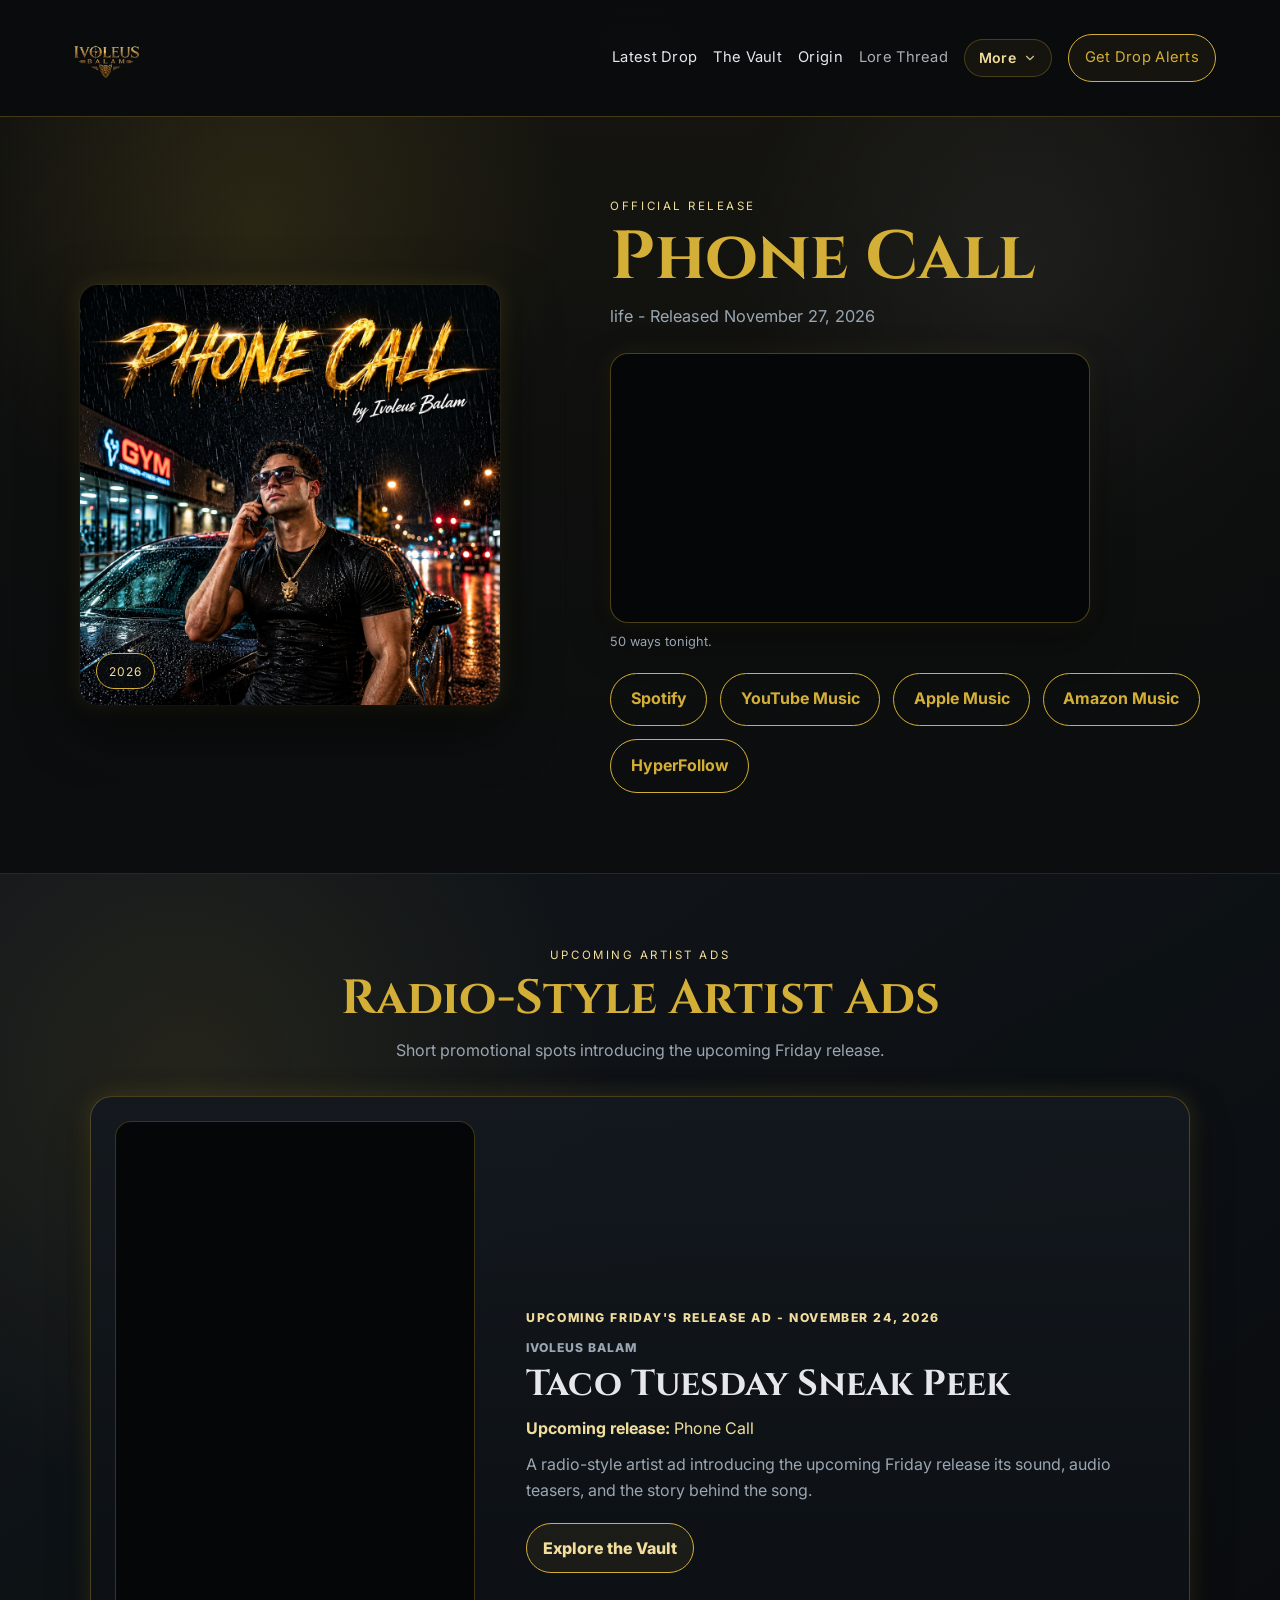
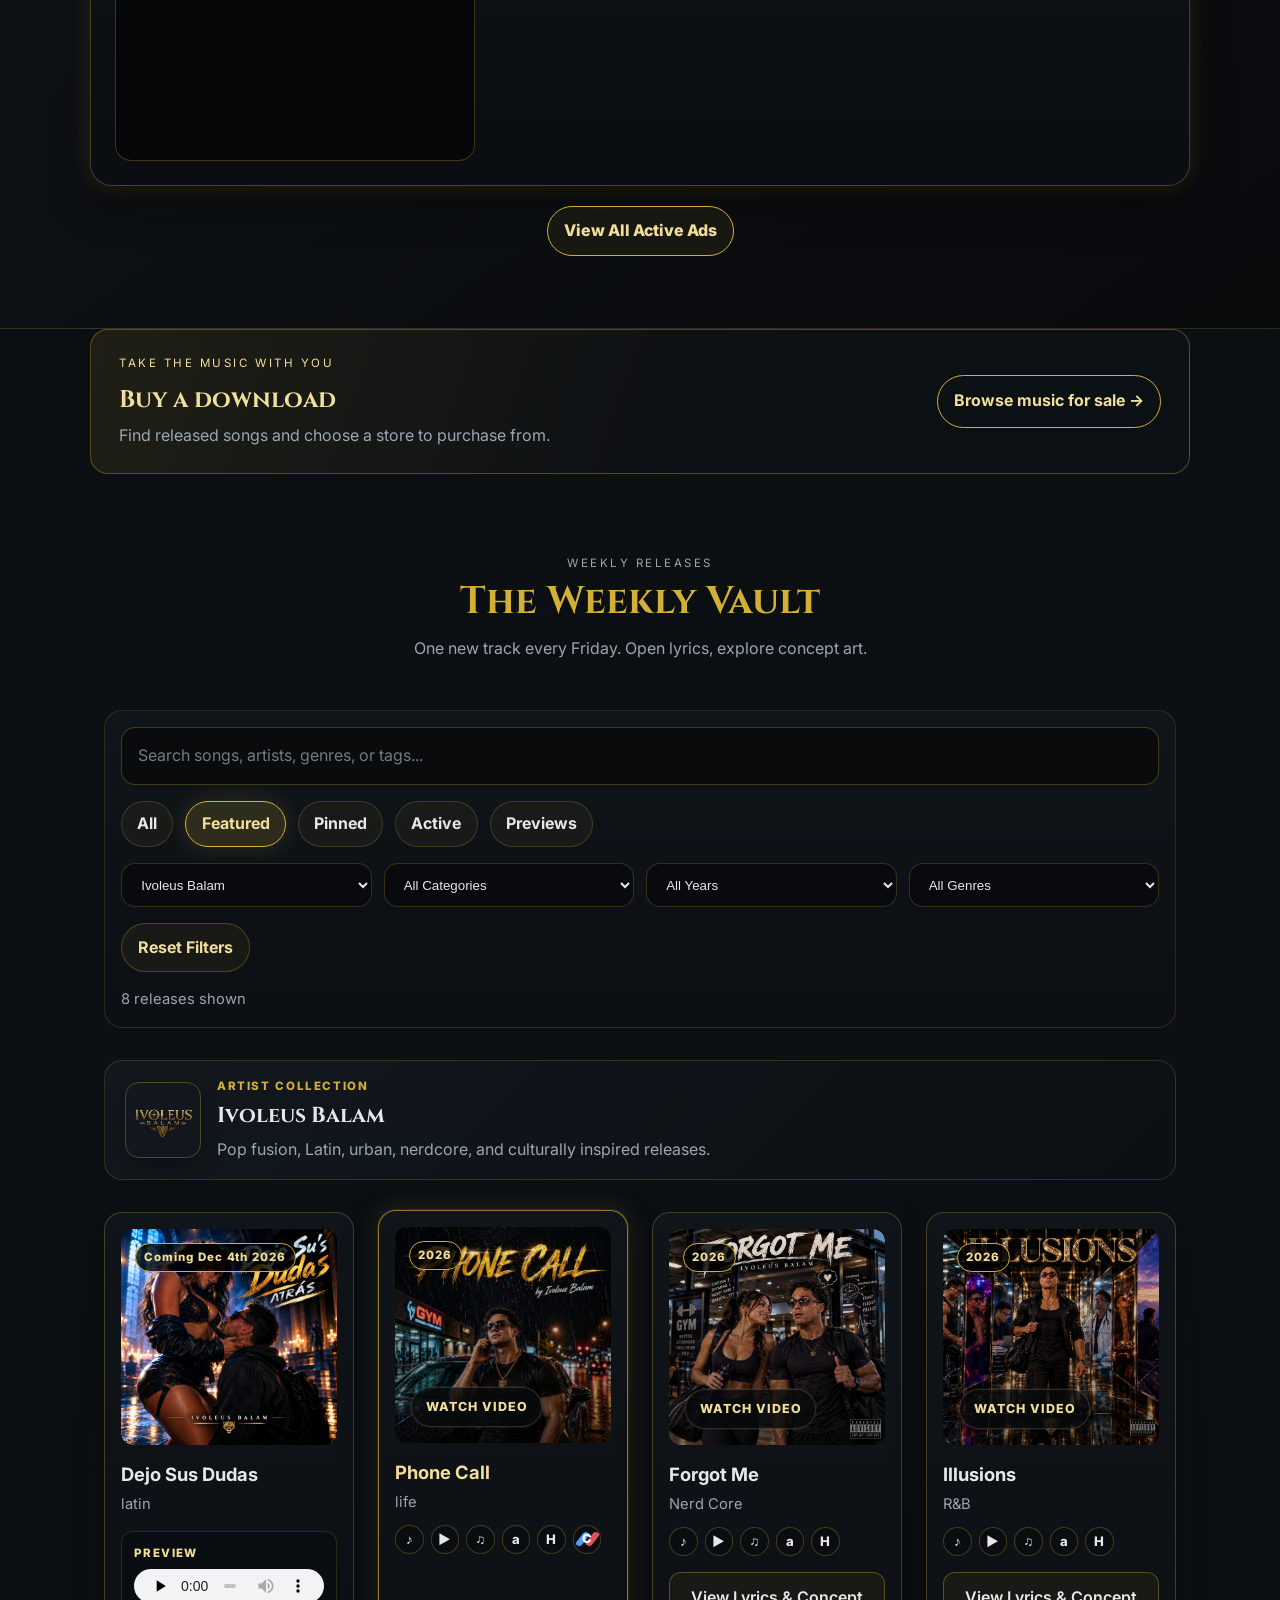
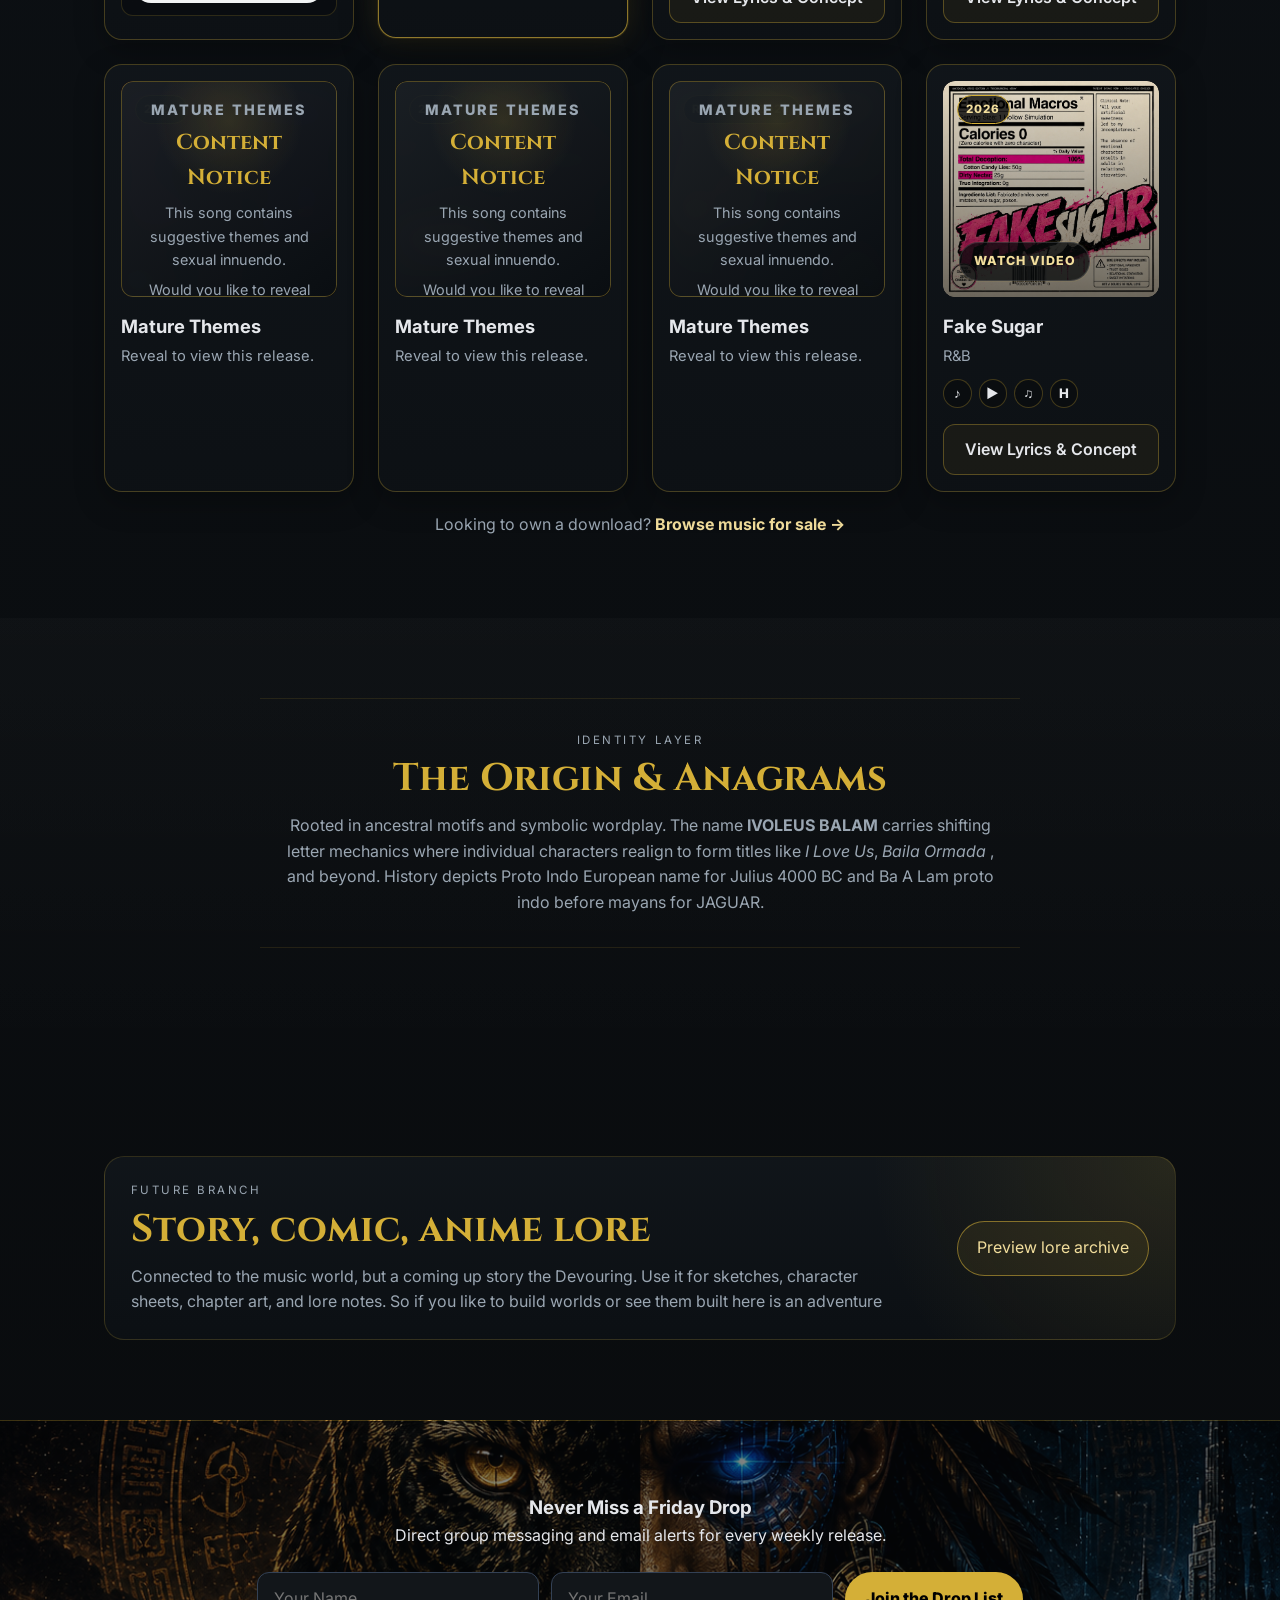
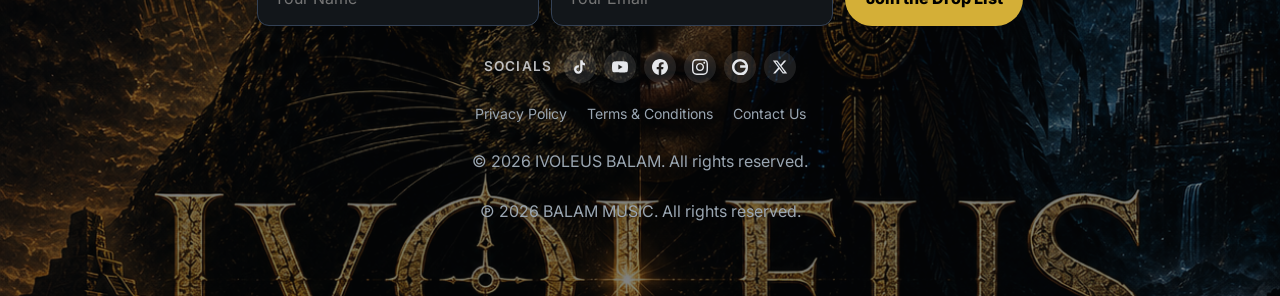
<file: index.html>
<!DOCTYPE html>
<html lang="en">
<head>
  <meta charset="UTF-8">
  <meta name="viewport" content="width=device-width, initial-scale=1.0">
  <meta name="description" content="IVOLEUS BALAM official music vault with weekly releases, lyrics, and concept art.">




  <!-- Web App Manifest link for Android/Chrome -->
<link rel="manifest" href="assets/data/manifest.json" />
<meta name="theme-color" content="#ffffff" />

<!-- iOS / Apple Specific Meta Tags -->
<meta name="apple-mobile-web-app-capable" content="yes" />
<meta name="apple-mobile-web-app-status-bar-style" content="black-translucent" />
<meta name="apple-mobile-web-app-title" content="App Name" />

<link rel="icon" type="image/png" href="/assets/images/logo.png">

<!-- iOS Home Screen App Icon -->
<link rel="apple-touch-icon" href="/assets/images/logo.png" />
  <!-- Primary Open Graph Tags -->
<meta property="og:title" content="Ivoleus Music Drop-Lists" />
<meta property="og:description" content="Official website for ivoleus Balam. Stream the latest tracks, watch music videos on YouTube, and listen on Spotify, Apple Music, and Amazon Music." />
<meta property="og:image" content="https://ivoleusbalam.com/assets/images/logo.png" />
<meta property="og:url" content="https://ivoleusbalam.com" />
<meta property="og:type" content="website" />
<meta name="twitter:card" content="summary_large_image" />
<meta name="twitter:image" content="https://ivoleusbalam.com/assets/images/logo.png" />
<!-- Meta Pixel Code -->
<script>
!function(f,b,e,v,n,t,s)
{if(f.fbq)return;n=f.fbq=function(){n.callMethod?
n.callMethod.apply(n,arguments):n.queue.push(arguments)};
if(!f._fbq)f._fbq=n;n.push=n;n.loaded=!0;n.version='2.0';
n.queue=[];t=b.createElement(e);t.async=!0;
t.src=v;s=b.getElementsByTagName(e)[0];
s.parentNode.insertBefore(t,s)}(window, document,'script',
'https://connect.facebook.net/en_US/fbevents.js');
fbq('init', '1339249984859421');
fbq('track', 'PageView');
</script>
<noscript><img height="1" width="1" style="display:none"
src="https://www.facebook.com/tr?id=1339249984859421&ev=PageView&noscript=1"
/></noscript>
<!-- End Meta Pixel Code -->

<!-- Optional Twitter/X Card Support -->

  <title>IVOLEUS BALAM | Official Music Vault</title>
  <link rel="preconnect" href="https://fonts.googleapis.com">
  <link rel="preconnect" href="https://fonts.gstatic.com" crossorigin>
  <link rel="stylesheet" href="assets/style/style.css">
  <link href="https://fonts.googleapis.com/css2?family=Cinzel:wght@500;700;900&family=Inter:wght@300;400;600;700&display=swap" rel="stylesheet">
<!-- Basic Meta Tags -->
<meta name="description" content="Official website for ivoleus Balam. Stream the latest tracks, watch music videos on YouTube, and listen on Spotify, Apple Music, and Amazon Music.">

<!-- Open Graph / Facebook / iMessage Tags -->
<meta property="og:type" content="website">
<meta property="og:url" content="https://ivoleusbalam.com/">
<meta property="og:title" content="Ivoleus Balam | Official Music & Releases">
<meta property="og:description" content="Stream the latest releases, watch official music videos, and find all streaming platforms.">
<meta property="og:image" content="https://ivoleusbalam.com/social-preview.png">

<!-- Twitter Card Tags -->
<meta name="twitter:card" content="summary_large_image">
<meta name="twitter:title" content="Ivoleus Balam | Official Music & Releases">
<meta name="twitter:description" content="Stream the latest releases, watch official music videos, and find all streaming platforms.">
<meta name="twitter:image" content="https://ivoleusbalam.com/social-preview.png">

</head>
<body>
  <a class="skip-link" href="#featured">Skip to content</a>

  <header class="navbar">
    <div class="logo-container">
      <img src="assets/images/logo.png" alt="Ivoleus Balam emblem" class="nav-logo">
    </div>
    <nav class="nav-links" aria-label="Primary">
      <a href="#featured">Latest Drop</a>
      <a href="#vault">The Vault</a>
      <a href="#about">Origin</a>
      <a class="nav-link-subtle" href="lore.html">Lore Thread</a>

      <div class="nav-dropdown" id="external-sites-dropdown">
        <button 
          type="button" 
          class="dropdown-trigger" 
          aria-expanded="false" 
          aria-haspopup="true"
          id="dropdown-trigger-btn"
        >
          <span>More</span>
          <svg class="dropdown-arrow" viewBox="0 0 24 24" width="14" height="14" fill="none" stroke="currentColor" stroke-width="2" stroke-linecap="round" stroke-linejoin="round">
            <polyline points="6 9 12 15 18 9"></polyline>
          </svg>
        </button>

        <ul class="dropdown-menu" role="menu" aria-labelledby="dropdown-trigger-btn">
          <li role="none">
            <a href="buy.html" role="menuitem" class="dropdown-item">
              <span class="item-title">Buy Music</span>
              <span class="item-desc">Purchase downloads</span>
            </a>
          </li>
          <li class="dropdown-divider" role="separator"></li>
          <li role="none">
            <a href="https://www.amazon.com/s?k=yo+voy+ivoleus+balam&crid=3LBBTJWZ65AWC&sprefix=yo+voy+ivoleus+bala%2Caps%2C390&ref=nb_sb_noss_1" target="_blank" rel="noopener noreferrer" role="menuitem" class="dropdown-item">
              <span class="item-title">Amazon</span>
              <span class="item-desc">Purchase</span>
            </a>
          </li>
          <li role="none">
            <a href="https://music.apple.com/us/artist/ivoleus-balam/6800446227" target="_blank" rel="noopener noreferrer" role="menuitem" class="dropdown-item">
              <span class="item-title">Apple Music</span>
              <span class="item-desc">Lossless audio</span>
            </a>
          </li>
          <li role="none">
            <a href="https://www.iheart.com/artist/ivoleus-balam-51867255/songs/yo-voy-424318050" target="_blank" rel="noopener noreferrer" role="menuitem" class="dropdown-item">
              <span class="item-title">I Heart Radio</span>
              <span class="item-desc">Fire</span>
            </a>
          </li>
          <li role="none">
            <a href="https://ubgreater.online" target="_blank" rel="noopener noreferrer" role="menuitem" class="dropdown-item">
              <span class="item-title">UB Greater</span>
              <span class="item-desc">UB Greater MERCH</span>
            </a>
          </li>
          <li class="dropdown-divider" role="separator"></li>
          <li role="none">
            <a href="https://esmeraldastreasures.myshopify.com" target="_blank" rel="noopener noreferrer" role="menuitem" class="dropdown-item">
              <span class="item-title">Esmeraldas Treaures</span>
              <span class="item-desc">Unique Artistic Crystals and More</span>
            </a>
          </li>
          <li class="dropdown-divider" role="separator"></li>
          <li role="none">
            <a href="https://demonkingbb.github.io/ironpeel/index2.html" target="_blank" rel="noopener noreferrer" role="menuitem" class="dropdown-item">
              <span class="item-title">Iron Peel - Going Bananas</span>
              <span class="item-desc">Gym Gear,Coming Soon</span>
            </a>
          </li>
          </ul>
      </div>

      <a href="#subscribe" class="btn-primary-sm">Get Drop Alerts</a>

      

    </nav>
  </header>

  <main>
    <section id="featured" class="hero">
      <div class="hero-overlay" aria-hidden="true"></div>
      <div class="hero-content">
        <div class="artwork-wrapper">
          <img id="hero-cover" src="assets/images/logo.png" alt="Ivoleus Balam logo" class="hero-cover">
          <div id="hero-content-gate" class="content-gate hero-content-gate" hidden></div>
          <span id="hero-badge" class="badge">Week 01 Single</span>
        </div>
        <div class="player-details">
          <p id="hero-eyebrow" class="eyebrow">Official Release</p>
          <h1 id="hero-title" class="track-title">IVOLEUS</h1>
          <p id="hero-meta" class="track-meta">Pop fusion - Released this Friday</p>

          <div class="audio-container">
            <div id="hero-video-player" hidden>
              <div class="hero-youtube-frame">
                <iframe
                  id="hero-youtube-embed"
                  title="Featured YouTube video"
                  loading="lazy"
                  allow="accelerometer; autoplay; clipboard-write; encrypted-media; gyroscope; picture-in-picture; web-share"
                  allowfullscreen></iframe>
              </div>
              <p class="hero-video-note">50 ways tonight.</p>
            </div>

            <div id="hero-video-placeholder" class="hero-video-placeholder" hidden>
              The official video will appear here when it is ready.
            </div>

            <div id="hero-preview-player" class="hero-preview-player" hidden>
              <div class="hero-preview-header">
                <div>
                  <p class="hero-preview-kicker">Coming Soon Preview</p>
                  <strong>Listen before the drop</strong>
                </div>
                <span class="hero-preview-badge">Preview</span>
              </div>
              <div class="hero-preview-wave" aria-hidden="true">
                <span></span><span></span><span></span><span></span><span></span><span></span><span></span><span></span><span></span><span></span><span></span><span></span>
              </div>
              <audio id="hero-preview-audio" controls preload="none" aria-label="Featured track preview"></audio>
              <p class="hero-preview-note">A short preview from the upcoming release.</p>
            </div>
          </div>

          <div id="hero-streaming-links" class="streaming-links" aria-label="Streaming links"></div>
        </div>
      </div>
    </section>

    <section id="sneak-peek-section" class="sneak-peek-section" hidden>
      <div class="sneak-peek-inner">
        <div class="sneak-peek-heading">
          <p class="section-kicker">Upcoming artist ads</p>
          <h2>Radio-Style Artist Ads</h2>
          <p>Short promotional spots introducing the upcoming Friday release.</p>
        </div>
        <div id="scheduled-artist-ad" aria-live="polite">
          <p class="sneak-peek-empty">Loading artist ads...</p>
        </div>
        <div class="sneak-peek-directory-link">
          <a id="sneak-peek-all-ads" class="sneak-peek-link" href="ads.html" hidden>View All Active Ads</a>
        </div>
      </div>
    </section>

    <section class="purchase-callout" aria-labelledby="purchase-callout-title">
      <div class="purchase-callout-copy">
        <p class="section-kicker">Take the music with you</p>
        <h2 id="purchase-callout-title">Buy a download</h2>
        <p>Find released songs and choose a store to purchase from.</p>
      </div>
      <a class="purchase-callout-link" href="buy.html">Browse music for sale <span aria-hidden="true">→</span></a>
    </section>

    <section id="vault" class="vault-section">
      <div class="section-header">
        <p class="section-kicker">Weekly releases</p>
        <h2>The Weekly Vault</h2>
        <p>One new track every Friday. Open lyrics, explore concept art.</p>
      </div>

      <div class="vault-tools" aria-label="Vault search and filters">
        <div id="vault-connection-focus" class="vault-connection-focus" aria-live="polite" hidden></div>
        <label class="vault-search">
          <span class="sr-only">Search the vault</span>
          <input id="vault-search-input" type="search" placeholder="Search songs, artists, genres, or tags..." autocomplete="off">
        </label>

        <div class="vault-filters" role="tablist" aria-label="Vault filters">
          <button class="vault-filter" type="button" data-filter="all" aria-pressed="false">All</button>
          <button class="vault-filter is-active" type="button" data-filter="featured" aria-pressed="true">Featured</button>
          <button class="vault-filter" type="button" data-filter="pinned" aria-pressed="false">Pinned</button>
          <button class="vault-filter" type="button" data-filter="active" aria-pressed="false">Active</button>
          <button class="vault-filter" type="button" data-filter="previews" aria-pressed="false">Previews</button>
        </div>

        <div class="vault-selects" aria-label="Vault categories">
          <label class="vault-select">
            <span class="sr-only">Filter by artist</span>
            <select id="vault-artist-filter">
              <option value="ivoleus-balam">Ivoleus Balam</option>
            </select>
          </label>

          <label class="vault-select">
            <span class="sr-only">Filter by primary category</span>
            <select id="vault-category-filter">
              <option value="all">All Categories</option>
            </select>
          </label>

          <label class="vault-select">
            <span class="sr-only">Filter by year</span>
            <select id="vault-year-filter">
              <option value="all">All Years</option>
            </select>
          </label>

          <label class="vault-select">
            <span class="sr-only">Filter by genre</span>
            <select id="vault-genre-filter">
              <option value="all">All Genres</option>
            </select>
          </label>
        </div>

        <div class="vault-actions">
          <button id="vault-reset-filters" class="vault-reset-btn" type="button">Reset Filters</button>
        </div>

        <p id="vault-results-count" class="vault-results-count" aria-live="polite">Loading releases...</p>
      </div>

      <div id="vault-artist-context" class="vault-artist-context" aria-live="polite"></div>

      <div id="vault-grid" class="grid-container" aria-live="polite">
        <p class="vault-loading">Loading releases...</p>
      </div>
      <p class="vault-purchase-link"><a href="buy.html">Looking to own a download? <span>Browse music for sale →</span></a></p>
    </section>

    <section id="about" class="story-section">
      <div class="story-container">
        <p class="section-kicker">Identity layer</p>
        <h2>The Origin & Anagrams</h2>
        <p>Rooted in ancestral motifs and symbolic wordplay. The name <strong>IVOLEUS BALAM</strong> 
          carries shifting letter mechanics where individual characters realign to form titles like <em>I Love Us</em>, <em>Baila Ormada</em>
          , and beyond. History depicts Proto Indo European name for Julius 4000 BC and Ba A Lam proto indo before mayans for JAGUAR.</p>
      </div>
    </section>

    <section id="lore" class="lore-teaser">
      <div class="lore-teaser-inner">
        <div>
          <p class="section-kicker">Future branch</p>
          <h2>Story, comic, anime lore</h2>
          <p>Connected to the music world, but a coming up story the Devouring. Use it for sketches, 
            character sheets, chapter art, and lore notes. So if you like to build worlds or see them built here is an adventure</p>
        </div>
        <a href="lore.html" class="btn-lore" aria-label="Open the lore archive">Preview lore archive</a>
      </div>
    </section>
  </main>

  <footer id="subscribe" class="site-footer">
  <div class="footer-content">
    <h3>Never Miss a Friday Drop</h3>
    <p>Direct group messaging and email alerts for every weekly release.</p>
    
    <form class="subscribe-form" id="drop-form">
      <label class="sr-only" for="subscriber-name">Your name</label>
      <input id="subscriber-name" name="name" type="text" placeholder="Your Name" required>
      
      <label class="sr-only" for="subscriber-email">Your email</label>
      <input id="subscriber-email" name="email" type="email" placeholder="Your Email" required>
      
      <button type="submit" class="btn-submit" id="submit-btn">Join the Drop List</button>
    </form>

    <div id="response-message" style="display:none; margin-top: 15px;"></div>

    <!-- Socials Section -->
    <div class="footer-socials">
      <span class="socials-label">Socials</span>
      <div class="social-links">
        <!-- TikTok -->
        <a href="https://tiktok.com/@ivoleus.balam" class="social-btn" aria-label="TikTok" target="_blank" rel="noopener noreferrer">
          <svg viewBox="0 0 24 24" width="16" height="16" fill="currentColor"><path d="M19.59 6.69a4.83 4.83 0 0 1-3.77-4.25V2h-3.45v13.67a2.89 2.89 0 0 1-5.2 1.74 2.89 2.89 0 0 1 2.31-4.64 2.93 2.93 0 0 1 .88.13V9.4a6.84 6.84 0 0 0-1-.05A6.33 6.33 0 0 0 3 15.68 6.34 6.34 0 0 0 9.34 22a6.34 6.34 0 0 0 6.34-6.32V8.71a8.3 8.3 0 0 0 3.91 1.07v-3.09z"/></svg>
        </a>

        <!-- YouTube -->
        <a href="https://youtube.com/@IvoleusBalam" class="social-btn" aria-label="YouTube" target="_blank" rel="noopener noreferrer">
          <svg viewBox="0 0 24 24" width="16" height="16" fill="currentColor"><path d="M23.498 6.186a3.016 3.016 0 0 0-2.122-2.136C19.505 3.545 12 3.545 12 3.545s-7.505 0-9.377.505A3.017 3.017 0 0 0 .502 6.186C0 8.07 0 12 0 12s0 3.93.502 5.814a3.016 3.016 0 0 0 2.122 2.136c1.871.505 9.376.505 9.376.505s7.505 0 9.377-.505a3.015 3.015 0 0 0 2.122-2.136C24 15.93 24 12 24 12s0-3.93-.502-5.814zM9.545 15.568V8.432L15.818 12l-6.273 3.568z"/></svg>
        </a>

        <!-- Facebook -->
        <a href="https://facebook.com/ivoleus.balam" class="social-btn" aria-label="Facebook" target="_blank" rel="noopener noreferrer">
          <svg viewBox="0 0 24 24" width="16" height="16" fill="currentColor"><path d="M24 12.073c0-6.627-5.373-12-12-12s-12 5.373-12 12c0 5.99 4.388 10.954 10.125 11.854v-8.385H7.078v-3.47h3.047V9.43c0-3.007 1.792-4.669 4.533-4.669 1.312 0 2.686.235 2.686.235v2.953H15.83c-1.491 0-1.956.925-1.956 1.874v2.25h3.328l-.532 3.47h-2.796v8.385C19.612 23.027 24 18.062 24 12.073z"/></svg>
        </a>

        <!-- Instagram -->
        <a href="https://instagram.com/ivoleus.balam" class="social-btn" aria-label="Instagram" target="_blank" rel="noopener noreferrer">
          <svg viewBox="0 0 24 24" width="16" height="16" fill="currentColor"><path d="M12 2.163c3.204 0 3.584.012 4.85.07 3.252.148 4.771 1.691 4.919 4.919.058 1.265.069 1.645.069 4.849 0 3.205-.012 3.584-.069 4.849-.149 3.225-1.664 4.771-4.919 4.919-1.266.058-1.644.07-4.85.07-3.204 0-3.584-.012-4.849-.07-3.26-.149-4.771-1.699-4.919-4.92-.058-1.265-.07-1.644-.07-4.849 0-3.204.013-3.583.07-4.849.149-3.227 1.664-4.771 4.919-4.919 1.266-.057 1.645-.069 4.849-.069zm0-2.163c-3.259 0-3.667.014-4.947.072-4.358.2-6.78 2.618-6.98 6.98-.059 1.281-.073 1.689-.073 4.948 0 3.259.014 3.668.072 4.948.2 4.358 2.618 6.78 6.98 6.98 1.281.058 1.689.072 4.948.072 3.259 0 3.668-.014 4.948-.072 4.354-.2 6.782-2.618 6.979-6.98.059-1.28.073-1.689.073-4.948 0-3.259-.014-3.667-.072-4.947-.196-4.354-2.617-6.78-6.979-6.98-1.281-.059-1.69-.073-4.949-.073zm0 5.838c-3.403 0-6.162 2.759-6.162 6.162s2.759 6.163 6.162 6.163 6.162-2.759 6.162-6.163c0-3.403-2.759-6.162-6.162-6.162zm0 10.162c-2.209 0-4-1.79-4-4 0-2.209 1.791-4 4-4s4 1.791 4 4c0 2.21-1.791 4-4 4zm6.406-11.845c-.796 0-1.441.645-1.441 1.44s.645 1.44 1.441 1.44c.795 0 1.439-.645 1.439-1.44s-.644-1.44-1.439-1.44z"/></svg>
        </a>

        <!-- Threads -->
        <a href="https://threads.net/@ivoleus.balam" class="social-btn" aria-label="Threads" target="_blank" rel="noopener noreferrer">
          <svg viewBox="0 0 24 24" width="16" height="16" fill="currentColor"><path d="M12.186 24C5.467 24 0 18.533 0 11.814 0 5.094 5.467 0 12.186 0c6.643 0 11.968 5.253 12.012 11.895v.228h-3.682v-.228c-.04-4.607-3.766-8.213-8.33-8.213-4.646 0-8.504 3.858-8.504 8.504s3.858 8.504 8.504 8.504c3.486 0 6.474-2.124 7.747-5.187.322-.77.546-1.603.655-2.478H12.186v-3.682h11.458c.231 1.258.356 2.57.356 3.918 0 6.643-5.253 11.968-11.814 11.968z"/></svg>
        </a>

        <!-- X (formerly Twitter) -->
        <a href="https://x.com/IvoleusBalam" class="social-btn" aria-label="X" target="_blank" rel="noopener noreferrer">
          <svg viewBox="0 0 24 24" width="16" height="16" fill="currentColor"><path d="M18.244 2.25h3.308l-7.227 8.26 8.502 11.24H16.17l-5.214-6.817L4.99 21.75H1.68l7.73-8.835L1.254 2.25H8.08l4.713 6.231zm-1.161 17.52h1.833L7.084 4.126H5.117z"/></svg>
        </a>
      </div>
    </div>

    <div class="footer-legal-links" aria-label="Legal and contact links">
      <a href="privacy.html">Privacy Policy</a>
      <a href="terms.html">Terms &amp; Conditions</a>
      <a href="mailto:jcadmin@ivoleusbalam.com">Contact Us</a>
    </div>

    <p class="copyright">&copy; 2026 IVOLEUS BALAM. All rights reserved.</p>
    <p class="copyright phenogram">&#8471; 2026 BALAM MUSIC. All rights reserved.</p>
  </div>
</footer>

  <script src="assets/javascript/script.js"></script>

<script>
  if ('serviceWorker' in navigator) {
    window.addEventListener('load', () => {
      navigator.serviceWorker.register('/sw.js');
    });
  }
</script>

</body>
</html>
</file>
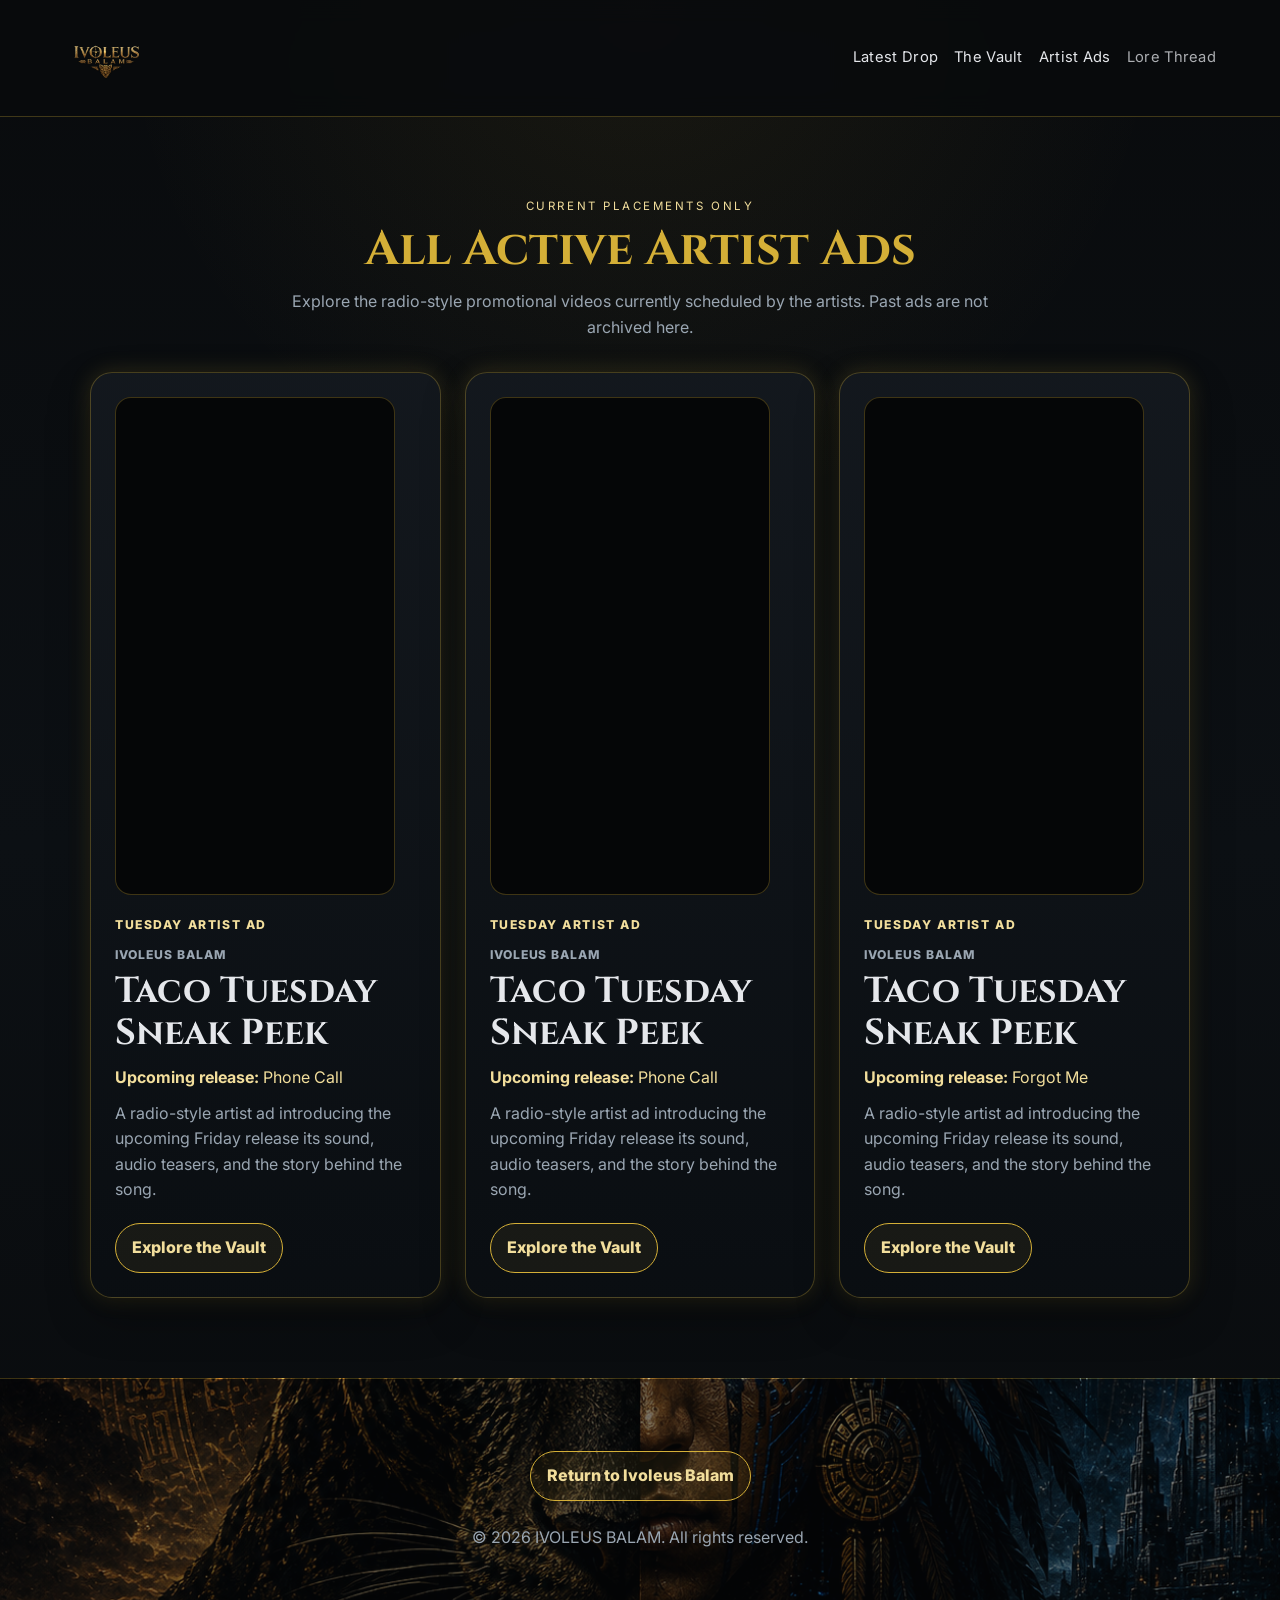
<file: ads.html>
<!DOCTYPE html>
<html lang="en">
<head>
  <meta charset="UTF-8">
  <meta name="viewport" content="width=device-width, initial-scale=1.0">
  <meta name="description" content="Active radio-style artist ads from Ivoleus Balam and featured artists.">
  <title>Active Artist Ads | Ivoleus Balam</title>
  <link rel="icon" type="image/png" href="assets/images/ivoleus.png">
  <link rel="stylesheet" href="assets/style/style.css">
  <link rel="preconnect" href="https://fonts.googleapis.com">
  <link rel="preconnect" href="https://fonts.gstatic.com" crossorigin>
  <link href="https://fonts.googleapis.com/css2?family=Cinzel:wght@500;700;900&family=Inter:wght@300;400;600;700&display=swap" rel="stylesheet">
</head>
<body>
  <a class="skip-link" href="#active-sneak-peeks">Skip to content</a>

  <header class="navbar">
    <div class="logo-container">
      <img src="assets/images/logo.png" alt="Ivoleus Balam emblem" class="nav-logo">
    </div>
    <nav class="nav-links" aria-label="Primary">
      <a href="index.html#featured">Latest Drop</a>
      <a href="index.html#vault">The Vault</a>
      <a href="index.html#sneak-peek-section">Artist Ads</a>
      <a class="nav-link-subtle" href="lore.html">Lore Thread</a>
    </nav>
  </header>

  <main class="ads-page">
    <section id="active-sneak-peeks" class="ads-page-heading">
      <p class="section-kicker">Current placements only</p>
      <h1>All Active Artist Ads</h1>
      <p>Explore the radio-style promotional videos currently scheduled by the artists. Past ads are not archived here.</p>
    </section>

    <section class="sneak-peek-directory" aria-label="Active artist ads">
      <div id="all-sneak-peeks-grid" class="sneak-peek-grid" aria-live="polite">
        <p class="sneak-peek-empty">Loading active sneak peeks...</p>
      </div>
    </section>
  </main>

  <footer class="site-footer ads-page-footer">
    <div class="footer-content">
      <p><a class="sneak-peek-link" href="index.html">Return to Ivoleus Balam</a></p>
      <p class="copyright">&copy; 2026 IVOLEUS BALAM. All rights reserved.</p>
    </div>
  </footer>

  <script src="assets/javascript/script.js"></script>
</body>
</html>
</file>
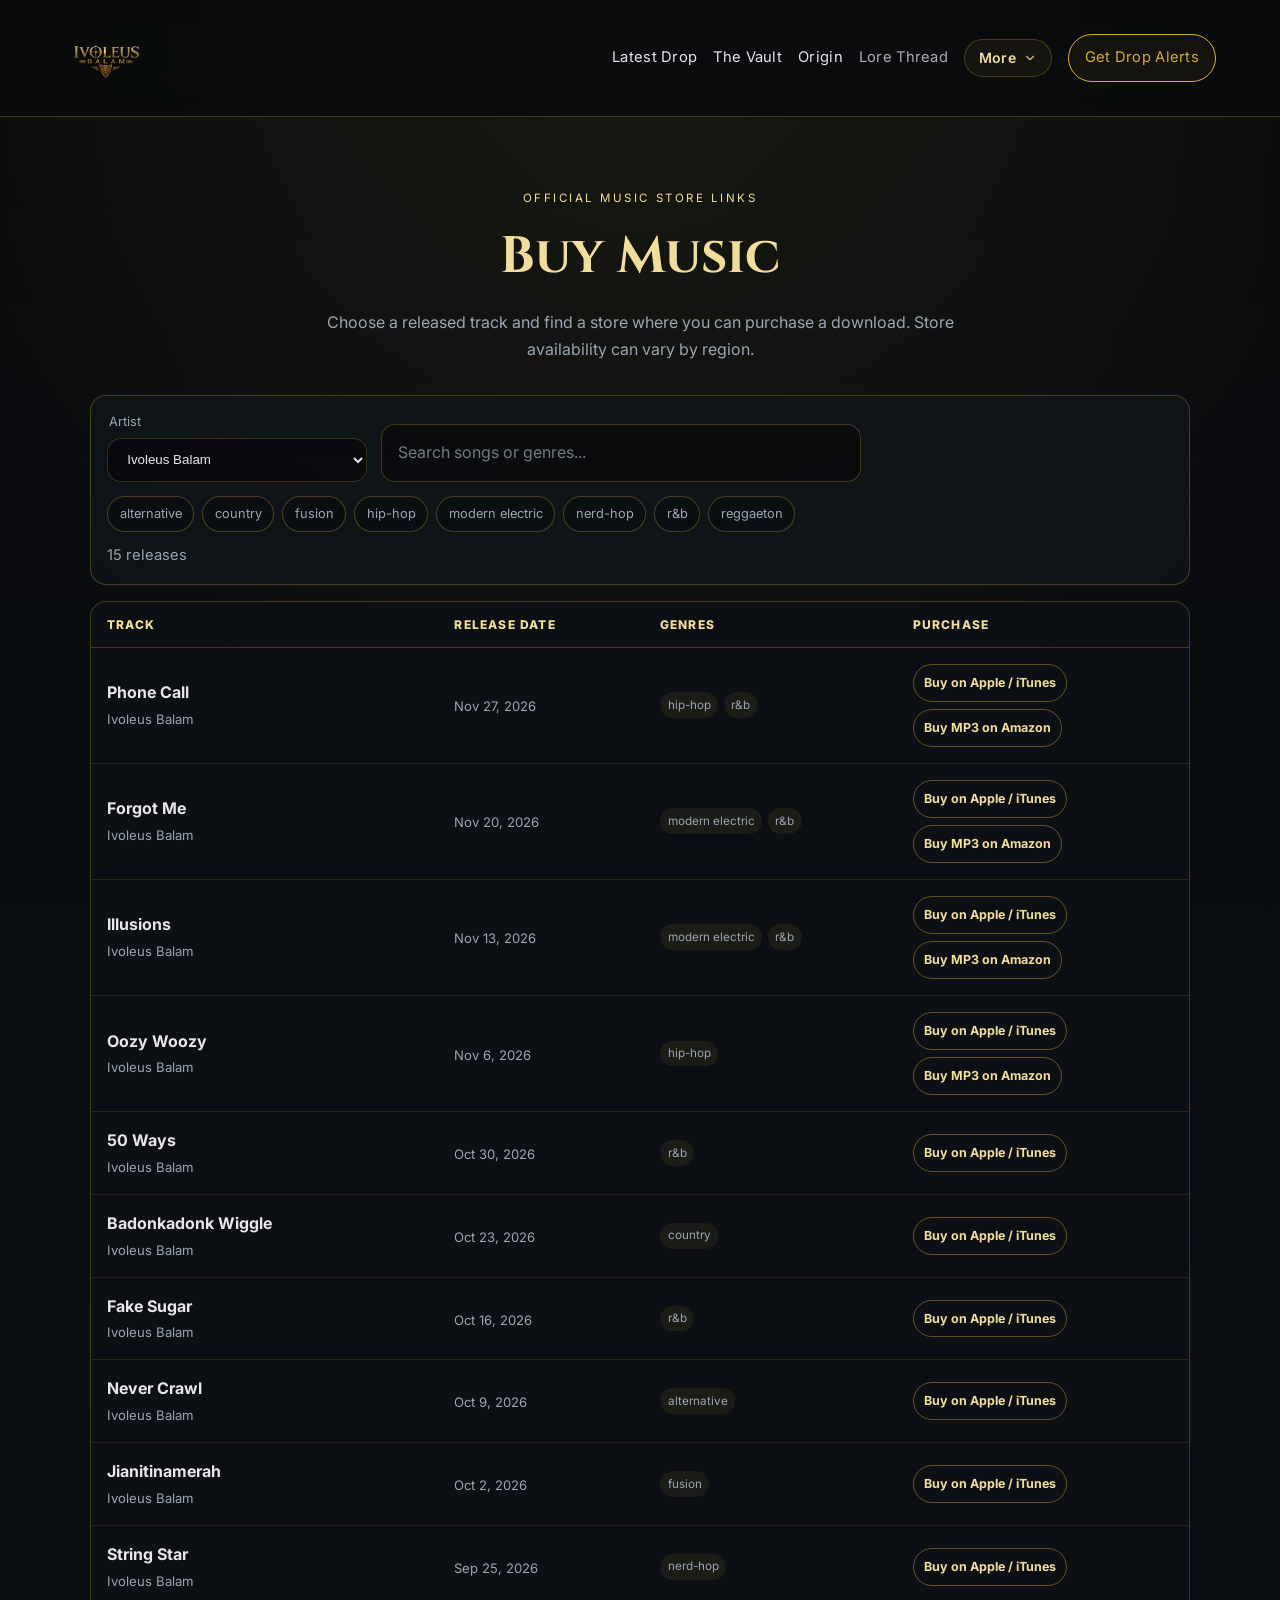
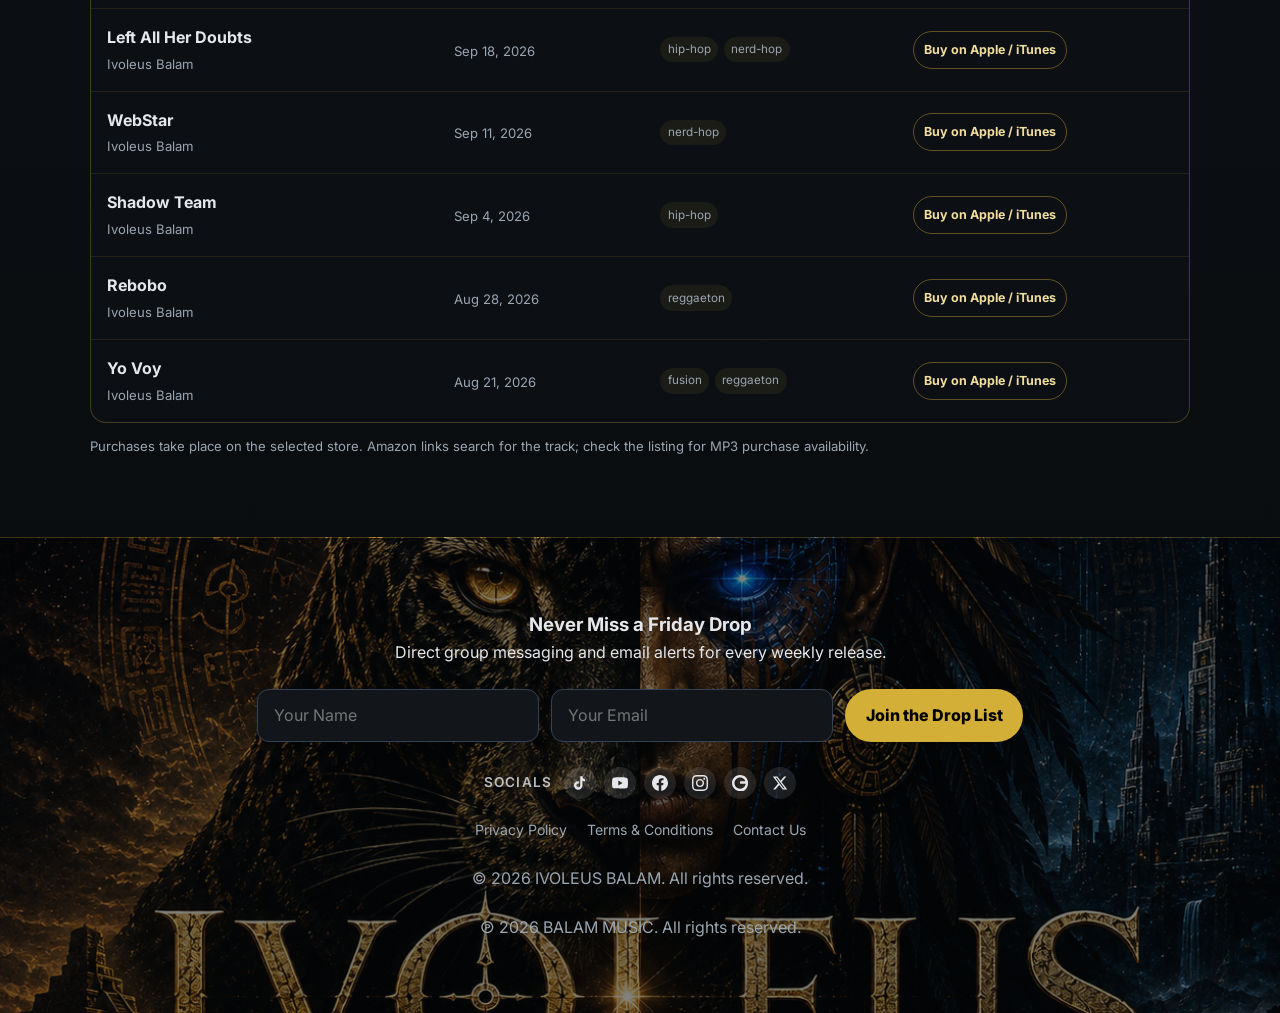
<file: buy.html>
<!DOCTYPE html>
<html lang="en">
<head>
  <meta charset="UTF-8">
  <meta name="viewport" content="width=device-width, initial-scale=1.0">
  <meta name="description" content="Browse released music by Ivoleus Balam and find available purchase options.">
  <meta name="theme-color" content="#ffffff">
  <link rel="icon" type="image/png" href="/assets/images/logo.png">
  <link rel="apple-touch-icon" href="/assets/images/logo.png">
  <link rel="stylesheet" href="assets/style/style.css">
  <link href="https://fonts.googleapis.com/css2?family=Cinzel:wght@500;700;900&family=Inter:wght@300;400;600;700&display=swap" rel="stylesheet">
  <title>Buy Music | IVOLEUS BALAM</title>
</head>
<body>
  <a class="skip-link" href="#purchase-list">Skip to music</a>

  <header class="navbar">
    <div class="logo-container">
      <a href="index.html#featured" aria-label="Ivoleus Balam home"><img src="assets/images/logo.png" alt="Ivoleus Balam emblem" class="nav-logo"></a>
    </div>
    <nav class="nav-links" aria-label="Primary">
      <a href="index.html#featured">Latest Drop</a>
      <a href="index.html#vault">The Vault</a>
      <a href="index.html#about">Origin</a>
      <a class="nav-link-subtle" href="lore.html">Lore Thread</a>
      <div class="nav-dropdown" id="external-sites-dropdown">
        <button type="button" class="dropdown-trigger" aria-expanded="false" aria-haspopup="true" id="dropdown-trigger-btn">
          <span>More</span>
          <svg class="dropdown-arrow" viewBox="0 0 24 24" width="14" height="14" fill="none" stroke="currentColor" stroke-width="2" stroke-linecap="round" stroke-linejoin="round" aria-hidden="true"><polyline points="6 9 12 15 18 9"></polyline></svg>
        </button>
        <ul class="dropdown-menu" role="menu" aria-labelledby="dropdown-trigger-btn">
          <li role="none"><a href="buy.html" role="menuitem" class="dropdown-item"><span class="item-title">Buy Music</span><span class="item-desc">Purchase downloads</span></a></li>
          <li class="dropdown-divider" role="separator"></li>
          <li role="none"><a href="https://www.amazon.com/s?k=yo+voy+ivoleus+balam&amp;crid=3LBBTJWZ65AWC&amp;sprefix=yo+voy+ivoleus+bala%2Caps%2C390&amp;ref=nb_sb_noss_1" target="_blank" rel="noopener noreferrer" role="menuitem" class="dropdown-item"><span class="item-title">Amazon</span><span class="item-desc">Purchase</span></a></li>
          <li role="none"><a href="https://music.apple.com/us/artist/ivoleus-balam/6800446227" target="_blank" rel="noopener noreferrer" role="menuitem" class="dropdown-item"><span class="item-title">Apple Music</span><span class="item-desc">Lossless audio</span></a></li>
          <li role="none"><a href="https://www.iheart.com/artist/ivoleus-balam-51867255/songs/yo-voy-424318050" target="_blank" rel="noopener noreferrer" role="menuitem" class="dropdown-item"><span class="item-title">I Heart Radio</span><span class="item-desc">Fire</span></a></li>
          <li role="none"><a href="https://ubgreater.online" target="_blank" rel="noopener noreferrer" role="menuitem" class="dropdown-item"><span class="item-title">UB Greater</span><span class="item-desc">UB Greater MERCH</span></a></li>
          <li class="dropdown-divider" role="separator"></li>
          <li role="none"><a href="https://esmeraldastreasures.myshopify.com" target="_blank" rel="noopener noreferrer" role="menuitem" class="dropdown-item"><span class="item-title">Esmeraldas Treaures</span><span class="item-desc">Unique Artistic Crystals and More</span></a></li>
          <li class="dropdown-divider" role="separator"></li>
          <li role="none"><a href="https://demonkingbb.github.io/ironpeel/index2.html" target="_blank" rel="noopener noreferrer" role="menuitem" class="dropdown-item"><span class="item-title">Iron Peel - Going Bananas</span><span class="item-desc">Gym Gear, Coming Soon</span></a></li>
        </ul>
      </div>
      <a href="index.html#subscribe" class="btn-primary-sm">Get Drop Alerts</a>
    </nav>
  </header>

  <main class="purchase-page">
    <section class="purchase-heading" aria-labelledby="purchase-title">
      <p class="section-kicker">Official music store links</p>
      <h1 id="purchase-title">Buy Music</h1>
      <p>Choose a released track and find a store where you can purchase a download. Store availability can vary by region.</p>
    </section>

    <section id="purchase-list" class="purchase-list-section" aria-label="Available music">
      <div class="purchase-controls">
        <div class="purchase-top-controls">
          <label class="vault-select purchase-artist-select">
            <span>Artist</span>
            <select id="purchase-artist-filter" aria-label="Choose an artist"><option>Loading artists...</option></select>
          </label>
          <label class="vault-search purchase-search">
            <span class="sr-only">Search songs or genres</span>
            <input id="purchase-search" type="search" placeholder="Search songs or genres..." autocomplete="off">
          </label>
        </div>
        <div id="purchase-genres" class="purchase-genres" aria-label="Filter by genre"></div>
        <div class="purchase-filter-summary">
          <p id="purchase-count" class="vault-results-count" aria-live="polite">Loading releases...</p>
          <button id="purchase-clear-filters" class="vault-reset-btn" type="button" hidden>Clear filters</button>
        </div>
      </div>
      <div class="purchase-table-wrap">
        <div class="purchase-table-head" aria-hidden="true"><span>Track</span><span>Release date</span><span>Genres</span><span>Purchase</span></div>
        <div id="purchase-track-list" class="purchase-track-list" aria-live="polite"><p class="vault-loading">Loading music...</p></div>
      </div>
      <nav id="purchase-pagination" class="purchase-pagination" aria-label="Purchase catalog pages" hidden>
        <button id="purchase-previous-page" class="purchase-page-btn" type="button">Previous</button>
        <span id="purchase-page-status" aria-live="polite"></span>
        <button id="purchase-next-page" class="purchase-page-btn" type="button">Next</button>
      </nav>
      <p class="purchase-note">Purchases take place on the selected store. Amazon links search for the track; check the listing for MP3 purchase availability.</p>
    </section>
  </main>

  <footer class="site-footer purchase-footer">
    <div class="footer-content">
      <h3>Never Miss a Friday Drop</h3>
      <p>Direct group messaging and email alerts for every weekly release.</p>
      <form class="subscribe-form" id="drop-form">
        <label class="sr-only" for="subscriber-name">Your name</label>
        <input id="subscriber-name" name="name" type="text" placeholder="Your Name" required>
        <label class="sr-only" for="subscriber-email">Your email</label>
        <input id="subscriber-email" name="email" type="email" placeholder="Your Email" required>
        <button type="submit" class="btn-submit" id="submit-btn">Join the Drop List</button>
      </form>
      <div id="response-message" style="display:none; margin-top: 15px;"></div>
      <div class="footer-socials">
        <span class="socials-label">Socials</span>
        <div class="social-links">
          <a href="https://tiktok.com/@ivoleus.balam" class="social-btn" aria-label="TikTok" target="_blank" rel="noopener noreferrer"><svg viewBox="0 0 24 24" width="16" height="16" fill="currentColor"><path d="M19.59 6.69a4.83 4.83 0 0 1-3.77-4.25V2h-3.45v13.67a2.89 2.89 0 0 1-5.2 1.74 2.89 2.89 0 0 1 2.31-4.64 2.93 2.93 0 0 1 .88.13V9.4a6.84 6.84 0 0 0-1-.05A6.33 6.33 0 0 0 3 15.68 6.34 6.34 0 0 0 9.34 22a6.34 6.34 0 0 0 6.34-6.32V8.71a8.3 8.3 0 0 0 3.91 1.07v-3.09z"/></svg></a>
          <a href="https://youtube.com/@IvoleusBalam" class="social-btn" aria-label="YouTube" target="_blank" rel="noopener noreferrer"><svg viewBox="0 0 24 24" width="16" height="16" fill="currentColor"><path d="M23.498 6.186a3.016 3.016 0 0 0-2.122-2.136C19.505 3.545 12 3.545 12 3.545s-7.505 0-9.377.505A3.017 3.017 0 0 0 .502 6.186C0 8.07 0 12 0 12s0 3.93.502 5.814a3.016 3.016 0 0 0 2.122 2.136c1.871.505 9.376.505 9.376.505s7.505 0 9.377-.505a3.015 3.015 0 0 0 2.122-2.136C24 15.93 24 12 24 12s0-3.93-.502-5.814zM9.545 15.568V8.432L15.818 12l-6.273 3.568z"/></svg></a>
          <a href="https://facebook.com/ivoleus.balam" class="social-btn" aria-label="Facebook" target="_blank" rel="noopener noreferrer"><svg viewBox="0 0 24 24" width="16" height="16" fill="currentColor"><path d="M24 12.073c0-6.627-5.373-12-12-12s-12 5.373-12 12c0 5.99 4.388 10.954 10.125 11.854v-8.385H7.078v-3.47h3.047V9.43c0-3.007 1.792-4.669 4.533-4.669 1.312 0 2.686.235 2.686.235v2.953H15.83c-1.491 0-1.956.925-1.956 1.874v2.25h3.328l-.532 3.47h-2.796v8.385C19.612 23.027 24 18.062 24 12.073z"/></svg></a>
          <a href="https://instagram.com/ivoleus.balam" class="social-btn" aria-label="Instagram" target="_blank" rel="noopener noreferrer"><svg viewBox="0 0 24 24" width="16" height="16" fill="currentColor"><path d="M12 2.163c3.204 0 3.584.012 4.85.07 3.252.148 4.771 1.691 4.919 4.919.058 1.265.069 1.645.069 4.849 0 3.205-.012 3.584-.069 4.849-.149 3.225-1.664 4.771-4.919 4.919-1.266.058-1.644.07-4.85.07-3.204 0-3.584-.012-4.849-.07-3.26-.149-4.771-1.699-4.919-4.92-.058-1.265-.07-1.644-.07-4.849 0-3.204.013-3.583.07-4.849.149-3.227 1.664-4.771 4.919-4.919 1.266-.057 1.645-.069 4.849-.069zm0-2.163c-3.259 0-3.667.014-4.947.072-4.358.2-6.78 2.618-6.98 6.98-.059 1.281-.073 1.689-.073 4.948 0 3.259.014 3.668.072 4.948.2 4.358 2.618 6.78 6.98 6.98 1.281.058 1.689.072 4.948.072 3.259 0 3.668-.014 4.948-.072 4.354-.2 6.782-2.618 6.979-6.98.059-1.28.073-1.689.073-4.948 0-3.259-.014-3.667-.072-4.947-.196-4.354-2.617-6.78-6.979-6.98-1.281-.059-1.69-.073-4.949-.073zm0 5.838c-3.403 0-6.162 2.759-6.162 6.162s2.759 6.163 6.162 6.163 6.162-2.759 6.162-6.163c0-3.403-2.759-6.162-6.162-6.162zm0 10.162c-2.209 0-4-1.79-4-4 0-2.209 1.791-4 4-4s4 1.791 4 4c0 2.21-1.791 4-4 4zm6.406-11.845c-.796 0-1.441.645-1.441 1.44s.645 1.44 1.441 1.44c.795 0 1.439-.645 1.439-1.44s-.644-1.44-1.439-1.44z"/></svg></a>
          <a href="https://threads.net/@ivoleus.balam" class="social-btn" aria-label="Threads" target="_blank" rel="noopener noreferrer"><svg viewBox="0 0 24 24" width="16" height="16" fill="currentColor"><path d="M12.186 24C5.467 24 0 18.533 0 11.814 0 5.094 5.467 0 12.186 0c6.643 0 11.968 5.253 12.012 11.895v.228h-3.682v-.228c-.04-4.607-3.766-8.213-8.33-8.213-4.646 0-8.504 3.858-8.504 8.504s3.858 8.504 8.504 8.504c3.486 0 6.474-2.124 7.747-5.187.322-.77.546-1.603.655-2.478H12.186v-3.682h11.458c.231 1.258.356 2.57.356 3.918 0 6.643-5.253 11.968-11.814 11.968z"/></svg></a>
          <a href="https://x.com/IvoleusBalam" class="social-btn" aria-label="X" target="_blank" rel="noopener noreferrer"><svg viewBox="0 0 24 24" width="16" height="16" fill="currentColor"><path d="M18.244 2.25h3.308l-7.227 8.26 8.502 11.24H16.17l-5.214-6.817L4.99 21.75H1.68l7.73-8.835L1.254 2.25H8.08l4.713 6.231zm-1.161 17.52h1.833L7.084 4.126H5.117z"/></svg></a>
        </div>
      </div>
      <div class="footer-legal-links" aria-label="Legal and contact links"><a href="privacy.html">Privacy Policy</a><a href="terms.html">Terms &amp; Conditions</a><a href="mailto:jcadmin@ivoleusbalam.com">Contact Us</a></div>
      <p class="copyright">&copy; 2026 IVOLEUS BALAM. All rights reserved.</p>
      <p class="copyright phenogram">&#8471; 2026 BALAM MUSIC. All rights reserved.</p>
    </div>
  </footer>
  <script src="assets/javascript/script.js"></script>
  <script src="assets/javascript/buy.js"></script>
  <script>
    if ('serviceWorker' in navigator) window.addEventListener('load', () => navigator.serviceWorker.register('/sw.js'));
  </script>
</body>
</html>
</file>
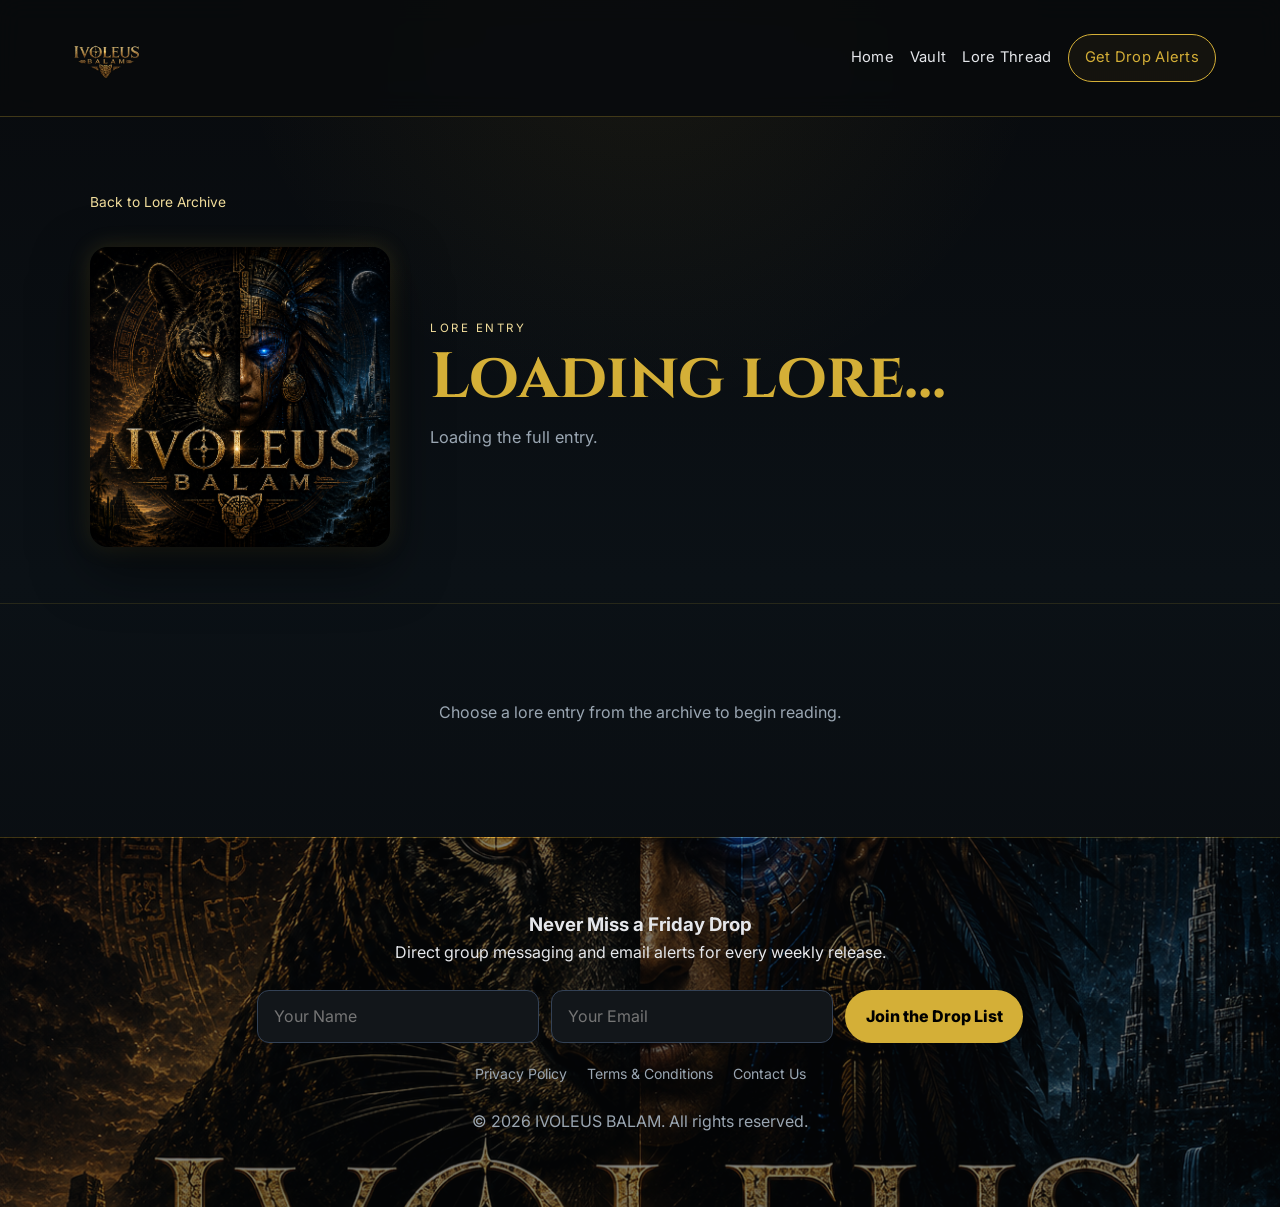
<file: lore-reader.html>
<!DOCTYPE html>
<html lang="en">
<head>
  <meta charset="UTF-8">
  <meta name="viewport" content="width=device-width, initial-scale=1.0">
  <meta name="description" content="Full IVOLEUS BALAM lore chapter and character entry.">
  <title>IVOLEUS BALAM | Lore Reader</title>
  <link rel="preconnect" href="https://fonts.googleapis.com">
  <link rel="preconnect" href="https://fonts.gstatic.com" crossorigin>
  <link rel="stylesheet" href="assets/style/style.css">
  <link href="https://fonts.googleapis.com/css2?family=Cinzel:wght@500;700;900&family=Inter:wght@300;400;600;700&display=swap" rel="stylesheet">
</head>
<body class="lore-page lore-reader-page">
  <a class="skip-link" href="#reader-content">Skip to story</a>

  <header class="navbar">
    <div class="logo-container">
      <img src="assets/images/logo.png" alt="Ivoleus Balam emblem" class="nav-logo">
    </div>
    <nav class="nav-links" aria-label="Primary">
      <a href="index.html#featured">Home</a>
      <a href="index.html#vault">Vault</a>
      <a href="lore.html">Lore Thread</a>
      <a href="index.html#subscribe" class="btn-primary-sm">Get Drop Alerts</a>
    </nav>
  </header>

  <main>
    <section class="lore-reader-hero">
      <div class="lore-reader-inner">
        <a class="lore-reader-back" href="lore.html">Back to Lore Archive</a>
        <div class="lore-reader-heading">
          <img id="reader-cover" src="assets/images/ivoleus.png" alt="Lore artwork" class="lore-reader-cover">
          <div class="lore-reader-heading-copy">
            <p id="reader-meta" class="section-kicker">Lore Entry</p>
            <h1 id="reader-title">Loading lore...</h1>
            <p id="reader-summary" class="lore-reader-summary">Loading the full entry.</p>
            <div id="reader-audio" class="lore-reader-audio"></div>
          </div>
        </div>
      </div>
    </section>

    <section class="lore-reader-section">
      <p id="reader-loading" class="vault-loading">Loading the full entry...</p>
      <p id="reader-error" class="vault-loading" hidden>That lore entry could not be found.</p>

      <article id="reader-article" class="lore-reader-article" hidden>
        <p class="section-kicker">Full Entry</p>
        <div id="reader-content" class="lore-reader-text"></div>
        <div id="reader-related" class="lore-reader-related"></div>
        <nav id="reader-navigation" class="lore-reader-navigation" aria-label="Lore navigation" hidden>
          <a id="reader-previous" class="lore-reader-nav-link" href=""></a>
          <a id="reader-next" class="lore-reader-nav-link lore-reader-nav-link-next" href=""></a>
        </nav>
      </article>
    </section>
  </main>

  <footer id="subscribe" class="site-footer">
    <div class="footer-content">
      <h3>Never Miss a Friday Drop</h3>
      <p>Direct group messaging and email alerts for every weekly release.</p>
      <form class="subscribe-form" id="drop-form">
        <label class="sr-only" for="subscriber-name">Your name</label>
        <input id="subscriber-name" name="name" type="text" placeholder="Your Name" required>
        <label class="sr-only" for="subscriber-email">Your email</label>
        <input id="subscriber-email" name="email" type="email" placeholder="Your Email" required>
        <button type="submit" class="btn-submit" id="submit-btn">Join the Drop List</button>
      </form>
      <div id="response-message" style="display:none; margin-top: 15px;"></div>
      <div class="footer-legal-links" aria-label="Legal and contact links">
        <a href="privacy.html">Privacy Policy</a>
        <a href="terms.html">Terms &amp; Conditions</a>
        <a href="mailto:jcadmin@ivoleusbalam.com">Contact Us</a>
      </div>
      <p class="copyright">&copy; 2026 IVOLEUS BALAM. All rights reserved.</p>
    </div>
  </footer>

  <script src="assets/javascript/script.js"></script>
  <script src="assets/javascript/lore-reader.js"></script>
</body>
</html>
</file>
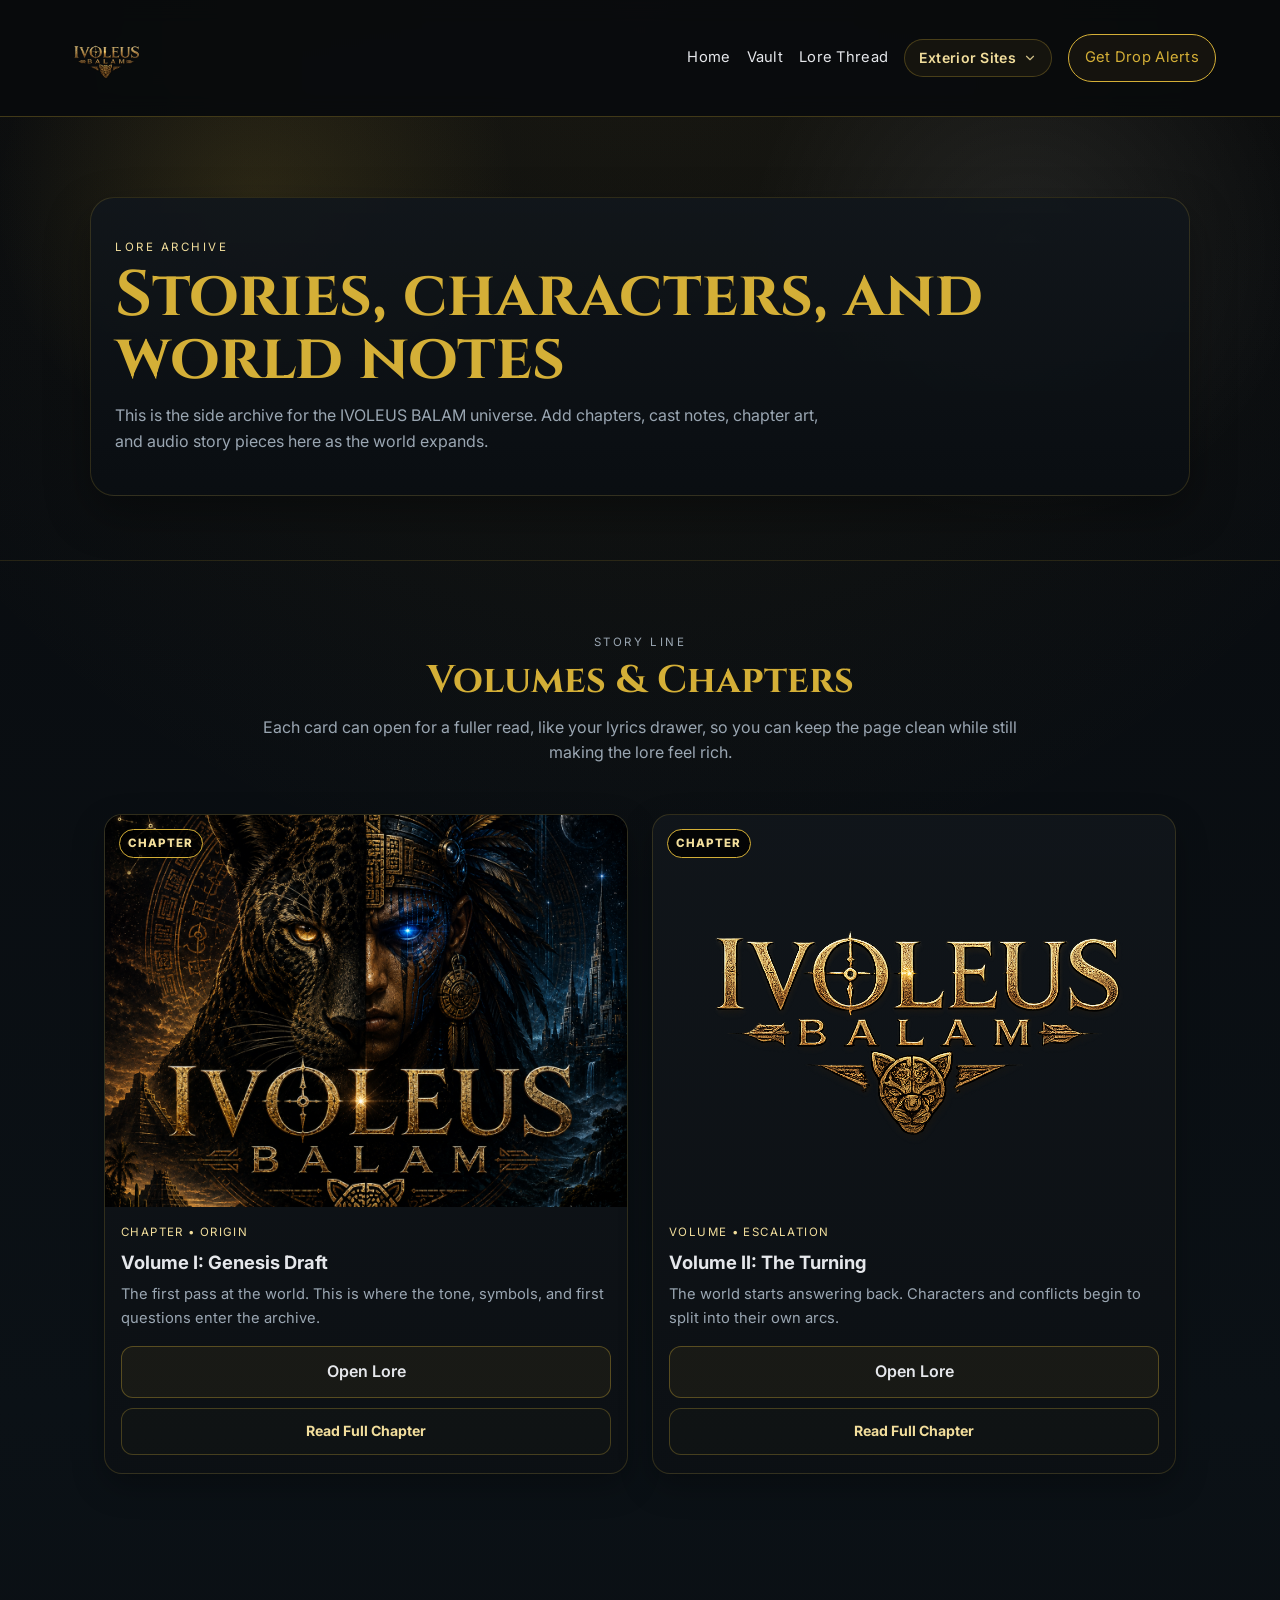
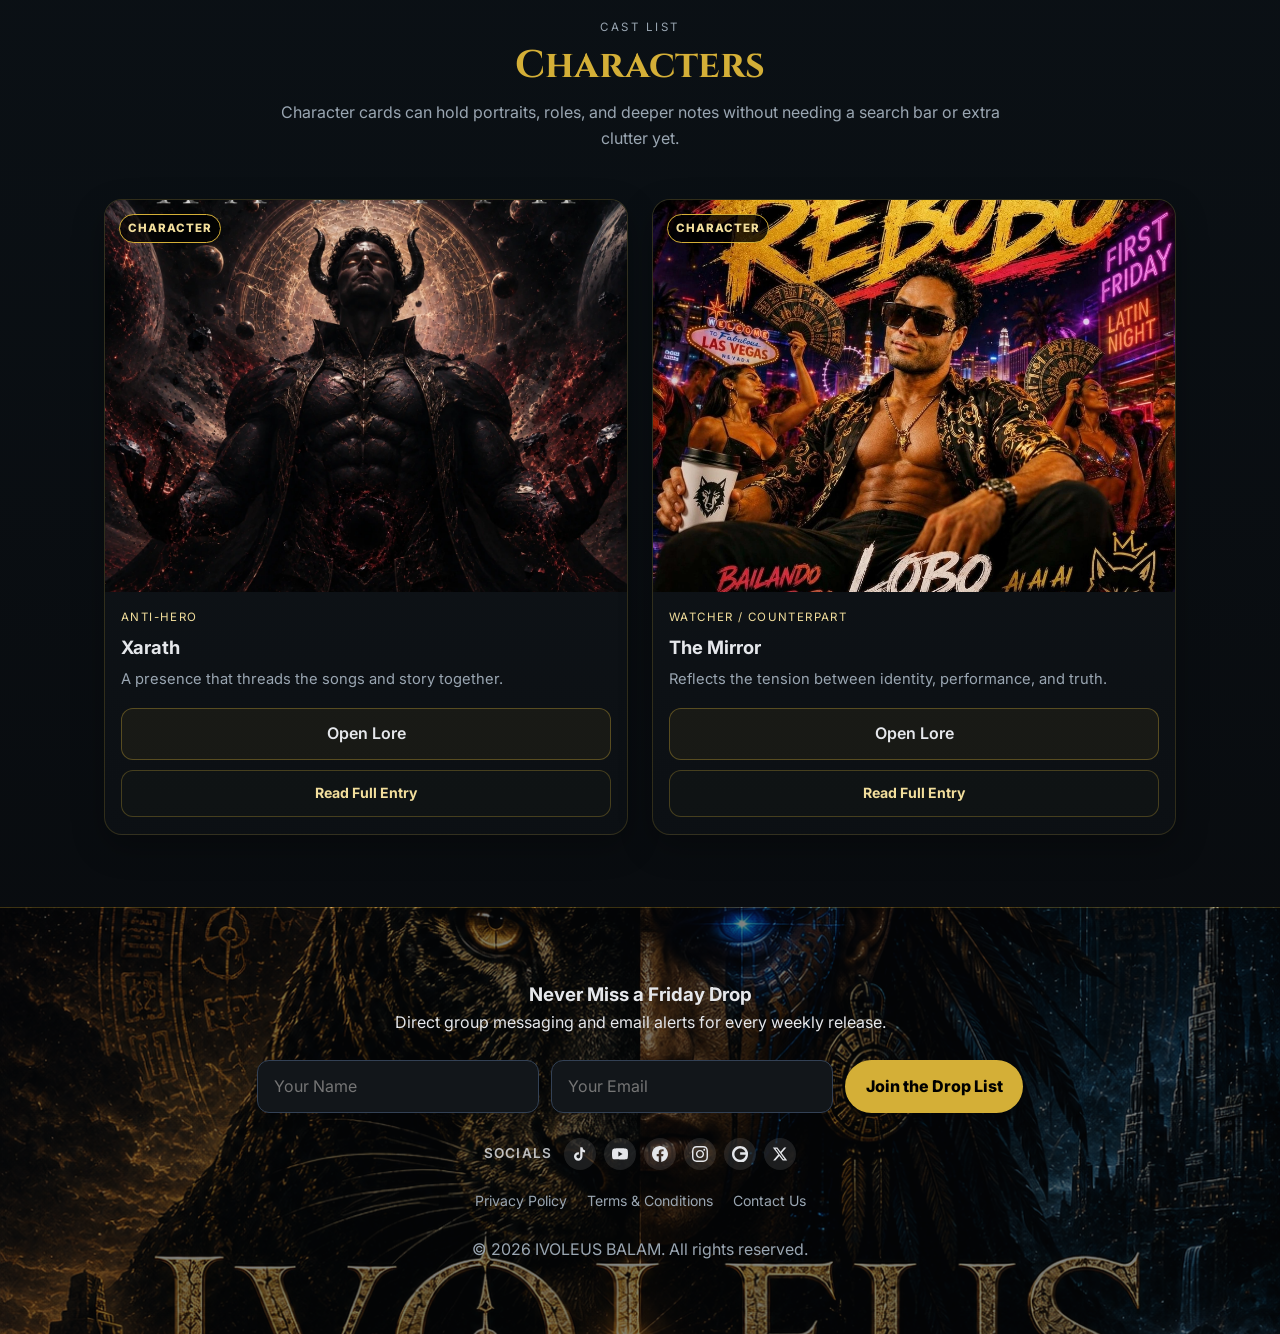
<file: lore.html>
<!DOCTYPE html>
<html lang="en">
<head>
  <meta charset="UTF-8">
  <meta name="viewport" content="width=device-width, initial-scale=1.0">
  <meta name="description" content="IVOLEUS BALAM lore archive with story chapters, characters, and worldbuilding notes.">
  <meta property="og:title" content="Ivoleus Lore Archive" />
  <meta property="og:description" content="Story chapters, characters, and world notes from the IVOLEUS BALAM universe." />
  <meta property="og:image" content="https://ivoleusbalam.com/assets/images/ivoleus.png" />
  <meta property="og:url" content="https://ivoleusbalam.com/lore.html" />
  <meta property="og:type" content="website" />
  <meta name="twitter:card" content="summary_large_image" />
  <meta name="twitter:image" content="https://ivoleusbalam.com/assets/images/ivoleus.png" />
  <title>IVOLEUS BALAM | Lore Archive</title>
  <link rel="preconnect" href="https://fonts.googleapis.com">
  <link rel="preconnect" href="https://fonts.gstatic.com" crossorigin>
  <link rel="stylesheet" href="assets/style/style.css">
  <link href="https://fonts.googleapis.com/css2?family=Cinzel:wght@500;700;900&family=Inter:wght@300;400;600;700&display=swap" rel="stylesheet">
</head>
<body class="lore-page">
  <a class="skip-link" href="#lore-archive">Skip to content</a>

  <header class="navbar">
    <div class="logo-container">
      <img src="assets/images/logo.png" alt="Ivoleus Balam emblem" class="nav-logo">
    </div>
    <nav class="nav-links" aria-label="Primary">
      <a href="index.html#featured">Home</a>
      <a href="index.html#vault">Vault</a>
      <a href="lore.html" aria-current="page">Lore Thread</a>

      <div class="nav-dropdown" id="external-sites-dropdown">
        <button 
          type="button" 
          class="dropdown-trigger" 
          aria-expanded="false" 
          aria-haspopup="true"
          id="dropdown-trigger-btn"
        >
          <span>Exterior Sites</span>
          <svg class="dropdown-arrow" viewBox="0 0 24 24" width="14" height="14" fill="none" stroke="currentColor" stroke-width="2" stroke-linecap="round" stroke-linejoin="round">
            <polyline points="6 9 12 15 18 9"></polyline>
          </svg>
        </button>

        <ul class="dropdown-menu" role="menu" aria-labelledby="dropdown-trigger-btn">
          <li role="none">
            <a href="https://www.amazon.com/s?k=yo+voy+ivoleus+balam&crid=3LBBTJWZ65AWC&sprefix=yo+voy+ivoleus+bala%2Caps%2C390&ref=nb_sb_noss_1" target="_blank" rel="noopener noreferrer" role="menuitem" class="dropdown-item">
              <span class="item-title">Amazon</span>
              <span class="item-desc">Purchase</span>
            </a>
          </li>
          <li role="none">
            <a href="https://music.apple.com/us/artist/ivoleus-balam/6800446227" target="_blank" rel="noopener noreferrer" role="menuitem" class="dropdown-item">
              <span class="item-title">Apple Music</span>
              <span class="item-desc">Lossless audio</span>
            </a>
          </li>
          <li role="none">
            <a href="https://www.iheart.com/artist/ivoleus-balam-51867255/songs/yo-voy-424318050" target="_blank" rel="noopener noreferrer" role="menuitem" class="dropdown-item">
              <span class="item-title">I Heart Radio</span>
              <span class="item-desc">Fire</span>
            </a>
          </li>          
          <li class="dropdown-divider" role="separator"></li>
          <li role="none">
            <a href="https://esmeraldastreasures.myshopify.com" target="_blank" rel="noopener noreferrer" role="menuitem" class="dropdown-item">
              <span class="item-title">Esmeraldas Treaures</span>
              <span class="item-desc">Unique Artistic Crystals and More</span>
            </a>
          </li>
          <li role="none">
            <a href="https://demonkingbb.github.io/ironpeel/index2.html" target="_blank" rel="noopener noreferrer" role="menuitem" class="dropdown-item">
              <span class="item-title">Iron Peel - Going Bananas</span>
              <span class="item-desc">Gym Gear,Coming Soon</span>
            </a>
          </li>
          </ul>
      </div>

      <a href="index.html#subscribe" class="btn-primary-sm">Get Drop Alerts</a>
    </nav>
  </header>

  <main>
    <section class="lore-hero">
      <div class="lore-hero-overlay" aria-hidden="true"></div>
      <div class="lore-hero-inner">
        <p class="section-kicker">Lore Archive</p>
        <h1>Stories, characters, and world notes</h1>
        <p>This is the side archive for the IVOLEUS BALAM universe. Add chapters, cast notes, chapter art, and audio story pieces here as the world expands.</p>
      </div>
    </section>

    <section class="lore-section">
      <div class="section-header">
        <p class="section-kicker">Story line</p>
        <h2>Volumes & Chapters</h2>
        <p>Each card can open for a fuller read, like your lyrics drawer, so you can keep the page clean while still making the lore feel rich.</p>
      </div>
      <div id="lore-chapters-grid" class="lore-grid" aria-live="polite">
        <p class="vault-loading">Loading chapters...</p>
      </div>
    </section>

    <section class="lore-section">
      <div class="section-header">
        <p class="section-kicker">Cast list</p>
        <h2>Characters</h2>
        <p>Character cards can hold portraits, roles, and deeper notes without needing a search bar or extra clutter yet.</p>
      </div>
      <div id="lore-characters-grid" class="lore-grid" aria-live="polite">
        <p class="vault-loading">Loading characters...</p>
      </div>
    </section>
  </main>

  <footer id="subscribe" class="site-footer">
    <div class="footer-content">
      <h3>Never Miss a Friday Drop</h3>
      <p>Direct group messaging and email alerts for every weekly release.</p>
      <form class="subscribe-form" id="drop-form">
        <label class="sr-only" for="subscriber-name">Your name</label>
        <input id="subscriber-name" name="name" type="text" placeholder="Your Name" required>
        <label class="sr-only" for="subscriber-email">Your email</label>
        <input id="subscriber-email" name="email" type="email" placeholder="Your Email" required>
        <button type="submit" class="btn-submit" id="submit-btn">Join the Drop List</button>
      </form>
      <div id="response-message" style="display:none; margin-top: 15px;"></div>

        <!-- Socials Section -->
    <div class="footer-socials">
      <span class="socials-label">Socials</span>
      <div class="social-links">
        <!-- TikTok -->
        <a href="https://tiktok.com/@ivoleus.balam" class="social-btn" aria-label="TikTok" target="_blank" rel="noopener noreferrer">
          <svg viewBox="0 0 24 24" width="16" height="16" fill="currentColor"><path d="M19.59 6.69a4.83 4.83 0 0 1-3.77-4.25V2h-3.45v13.67a2.89 2.89 0 0 1-5.2 1.74 2.89 2.89 0 0 1 2.31-4.64 2.93 2.93 0 0 1 .88.13V9.4a6.84 6.84 0 0 0-1-.05A6.33 6.33 0 0 0 3 15.68 6.34 6.34 0 0 0 9.34 22a6.34 6.34 0 0 0 6.34-6.32V8.71a8.3 8.3 0 0 0 3.91 1.07v-3.09z"/></svg>
        </a>

        <!-- YouTube -->
        <a href="https://youtube.com/@IvoleusBalam" class="social-btn" aria-label="YouTube" target="_blank" rel="noopener noreferrer">
          <svg viewBox="0 0 24 24" width="16" height="16" fill="currentColor"><path d="M23.498 6.186a3.016 3.016 0 0 0-2.122-2.136C19.505 3.545 12 3.545 12 3.545s-7.505 0-9.377.505A3.017 3.017 0 0 0 .502 6.186C0 8.07 0 12 0 12s0 3.93.502 5.814a3.016 3.016 0 0 0 2.122 2.136c1.871.505 9.376.505 9.376.505s7.505 0 9.377-.505a3.015 3.015 0 0 0 2.122-2.136C24 15.93 24 12 24 12s0-3.93-.502-5.814zM9.545 15.568V8.432L15.818 12l-6.273 3.568z"/></svg>
        </a>

        <!-- Facebook -->
        <a href="https://facebook.com/ivoleus.balam" class="social-btn" aria-label="Facebook" target="_blank" rel="noopener noreferrer">
          <svg viewBox="0 0 24 24" width="16" height="16" fill="currentColor"><path d="M24 12.073c0-6.627-5.373-12-12-12s-12 5.373-12 12c0 5.99 4.388 10.954 10.125 11.854v-8.385H7.078v-3.47h3.047V9.43c0-3.007 1.792-4.669 4.533-4.669 1.312 0 2.686.235 2.686.235v2.953H15.83c-1.491 0-1.956.925-1.956 1.874v2.25h3.328l-.532 3.47h-2.796v8.385C19.612 23.027 24 18.062 24 12.073z"/></svg>
        </a>

        <!-- Instagram -->
        <a href="https://instagram.com/ivoleus.balam" class="social-btn" aria-label="Instagram" target="_blank" rel="noopener noreferrer">
          <svg viewBox="0 0 24 24" width="16" height="16" fill="currentColor"><path d="M12 2.163c3.204 0 3.584.012 4.85.07 3.252.148 4.771 1.691 4.919 4.919.058 1.265.069 1.645.069 4.849 0 3.205-.012 3.584-.069 4.849-.149 3.225-1.664 4.771-4.919 4.919-1.266.058-1.644.07-4.85.07-3.204 0-3.584-.012-4.849-.07-3.26-.149-4.771-1.699-4.919-4.92-.058-1.265-.07-1.644-.07-4.849 0-3.204.013-3.583.07-4.849.149-3.227 1.664-4.771 4.919-4.919 1.266-.057 1.645-.069 4.849-.069zm0-2.163c-3.259 0-3.667.014-4.947.072-4.358.2-6.78 2.618-6.98 6.98-.059 1.281-.073 1.689-.073 4.948 0 3.259.014 3.668.072 4.948.2 4.358 2.618 6.78 6.98 6.98 1.281.058 1.689.072 4.948.072 3.259 0 3.668-.014 4.948-.072 4.354-.2 6.782-2.618 6.979-6.98.059-1.28.073-1.689.073-4.948 0-3.259-.014-3.667-.072-4.947-.196-4.354-2.617-6.78-6.979-6.98-1.281-.059-1.69-.073-4.949-.073zm0 5.838c-3.403 0-6.162 2.759-6.162 6.162s2.759 6.163 6.162 6.163 6.162-2.759 6.162-6.163c0-3.403-2.759-6.162-6.162-6.162zm0 10.162c-2.209 0-4-1.79-4-4 0-2.209 1.791-4 4-4s4 1.791 4 4c0 2.21-1.791 4-4 4zm6.406-11.845c-.796 0-1.441.645-1.441 1.44s.645 1.44 1.441 1.44c.795 0 1.439-.645 1.439-1.44s-.644-1.44-1.439-1.44z"/></svg>
        </a>

        <!-- Threads -->
        <a href="https://threads.net/@ivoleus.balam" class="social-btn" aria-label="Threads" target="_blank" rel="noopener noreferrer">
          <svg viewBox="0 0 24 24" width="16" height="16" fill="currentColor"><path d="M12.186 24C5.467 24 0 18.533 0 11.814 0 5.094 5.467 0 12.186 0c6.643 0 11.968 5.253 12.012 11.895v.228h-3.682v-.228c-.04-4.607-3.766-8.213-8.33-8.213-4.646 0-8.504 3.858-8.504 8.504s3.858 8.504 8.504 8.504c3.486 0 6.474-2.124 7.747-5.187.322-.77.546-1.603.655-2.478H12.186v-3.682h11.458c.231 1.258.356 2.57.356 3.918 0 6.643-5.253 11.968-11.814 11.968z"/></svg>
        </a>

        <!-- X (formerly Twitter) -->
        <a href="https://x.com/IvoleusBalam" class="social-btn" aria-label="X" target="_blank" rel="noopener noreferrer">
          <svg viewBox="0 0 24 24" width="16" height="16" fill="currentColor"><path d="M18.244 2.25h3.308l-7.227 8.26 8.502 11.24H16.17l-5.214-6.817L4.99 21.75H1.68l7.73-8.835L1.254 2.25H8.08l4.713 6.231zm-1.161 17.52h1.833L7.084 4.126H5.117z"/></svg>
        </a>
      </div>
    </div>

      <div class="footer-legal-links" aria-label="Legal and contact links">
        <a href="privacy.html">Privacy Policy</a>
        <a href="terms.html">Terms &amp; Conditions</a>
        <a href="mailto:jcadmin@ivoleusbalam.com">Contact Us</a>
      </div>

      <p class="copyright">&copy; 2026 IVOLEUS BALAM. All rights reserved.</p>
    </div>
  </footer>

  <script src="assets/javascript/script.js"></script>
  <script src="assets/javascript/lore.js"></script>
</body>
</html>
</file>
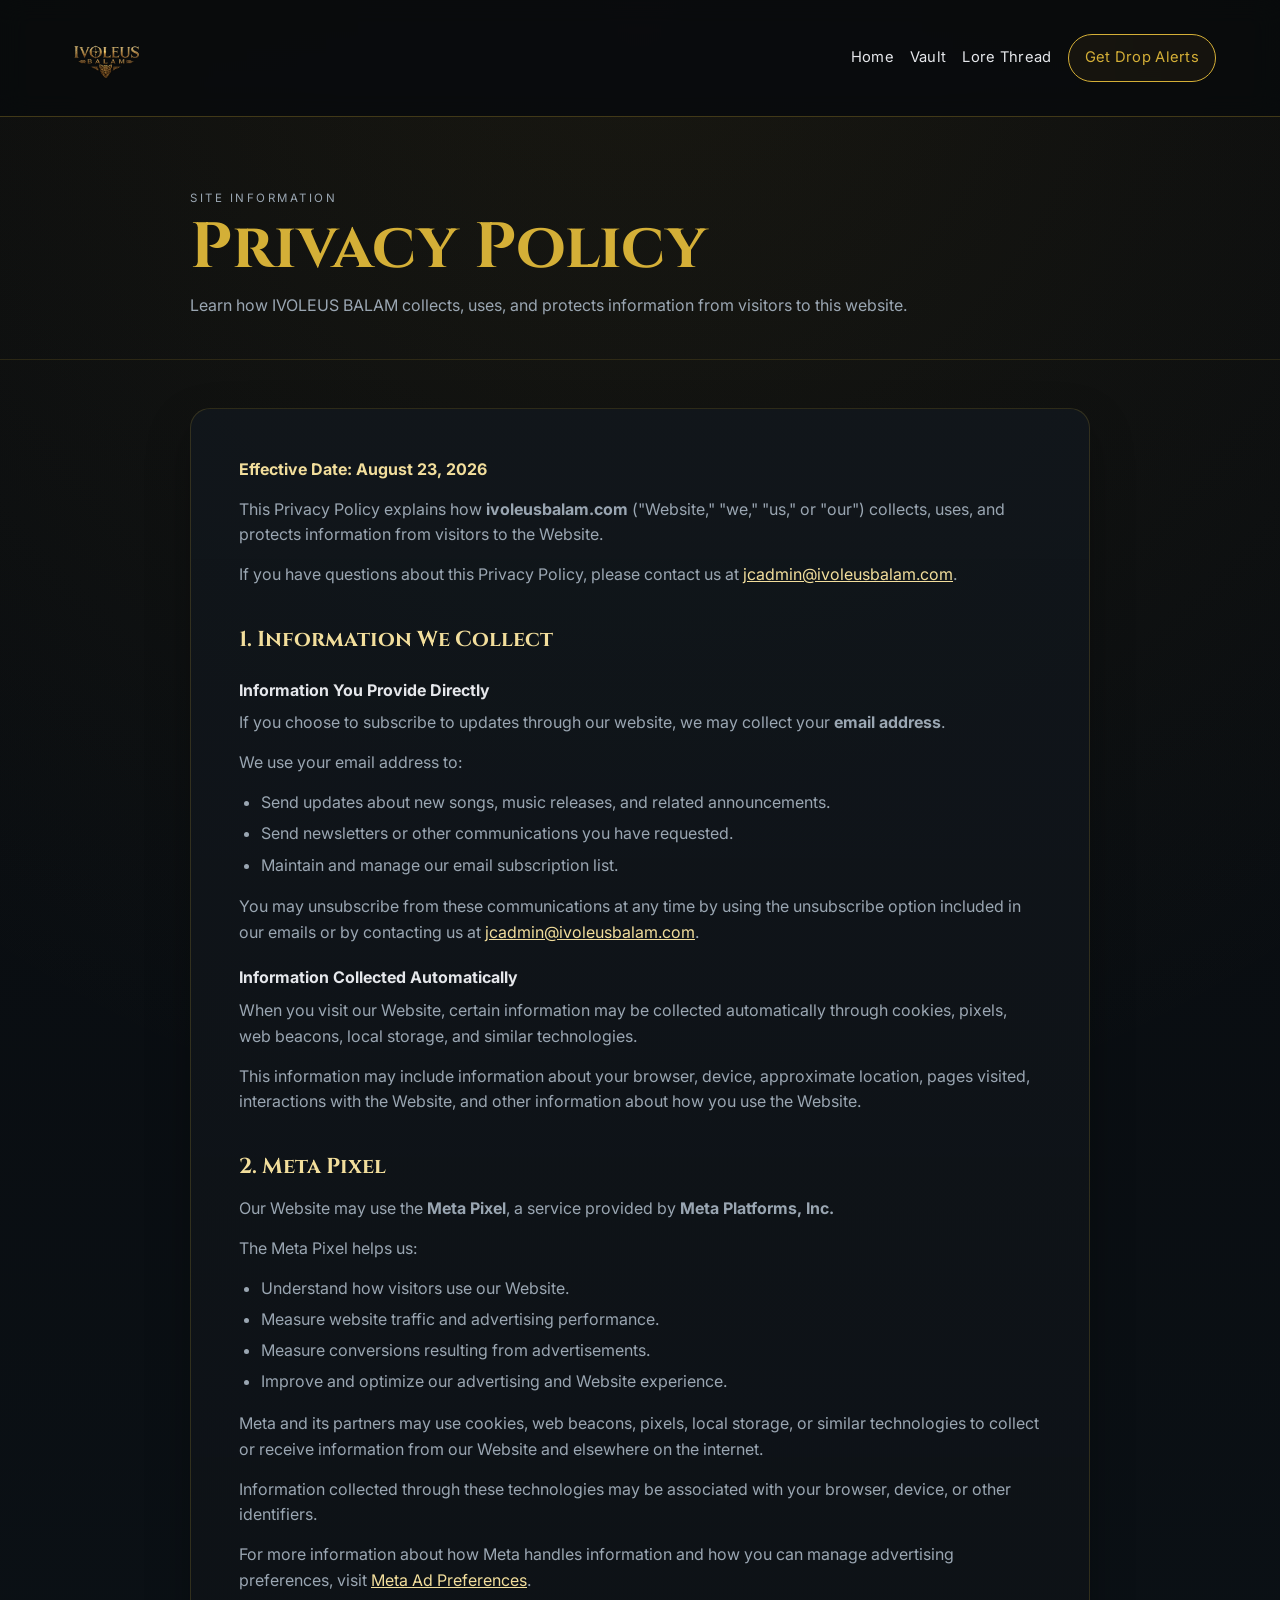
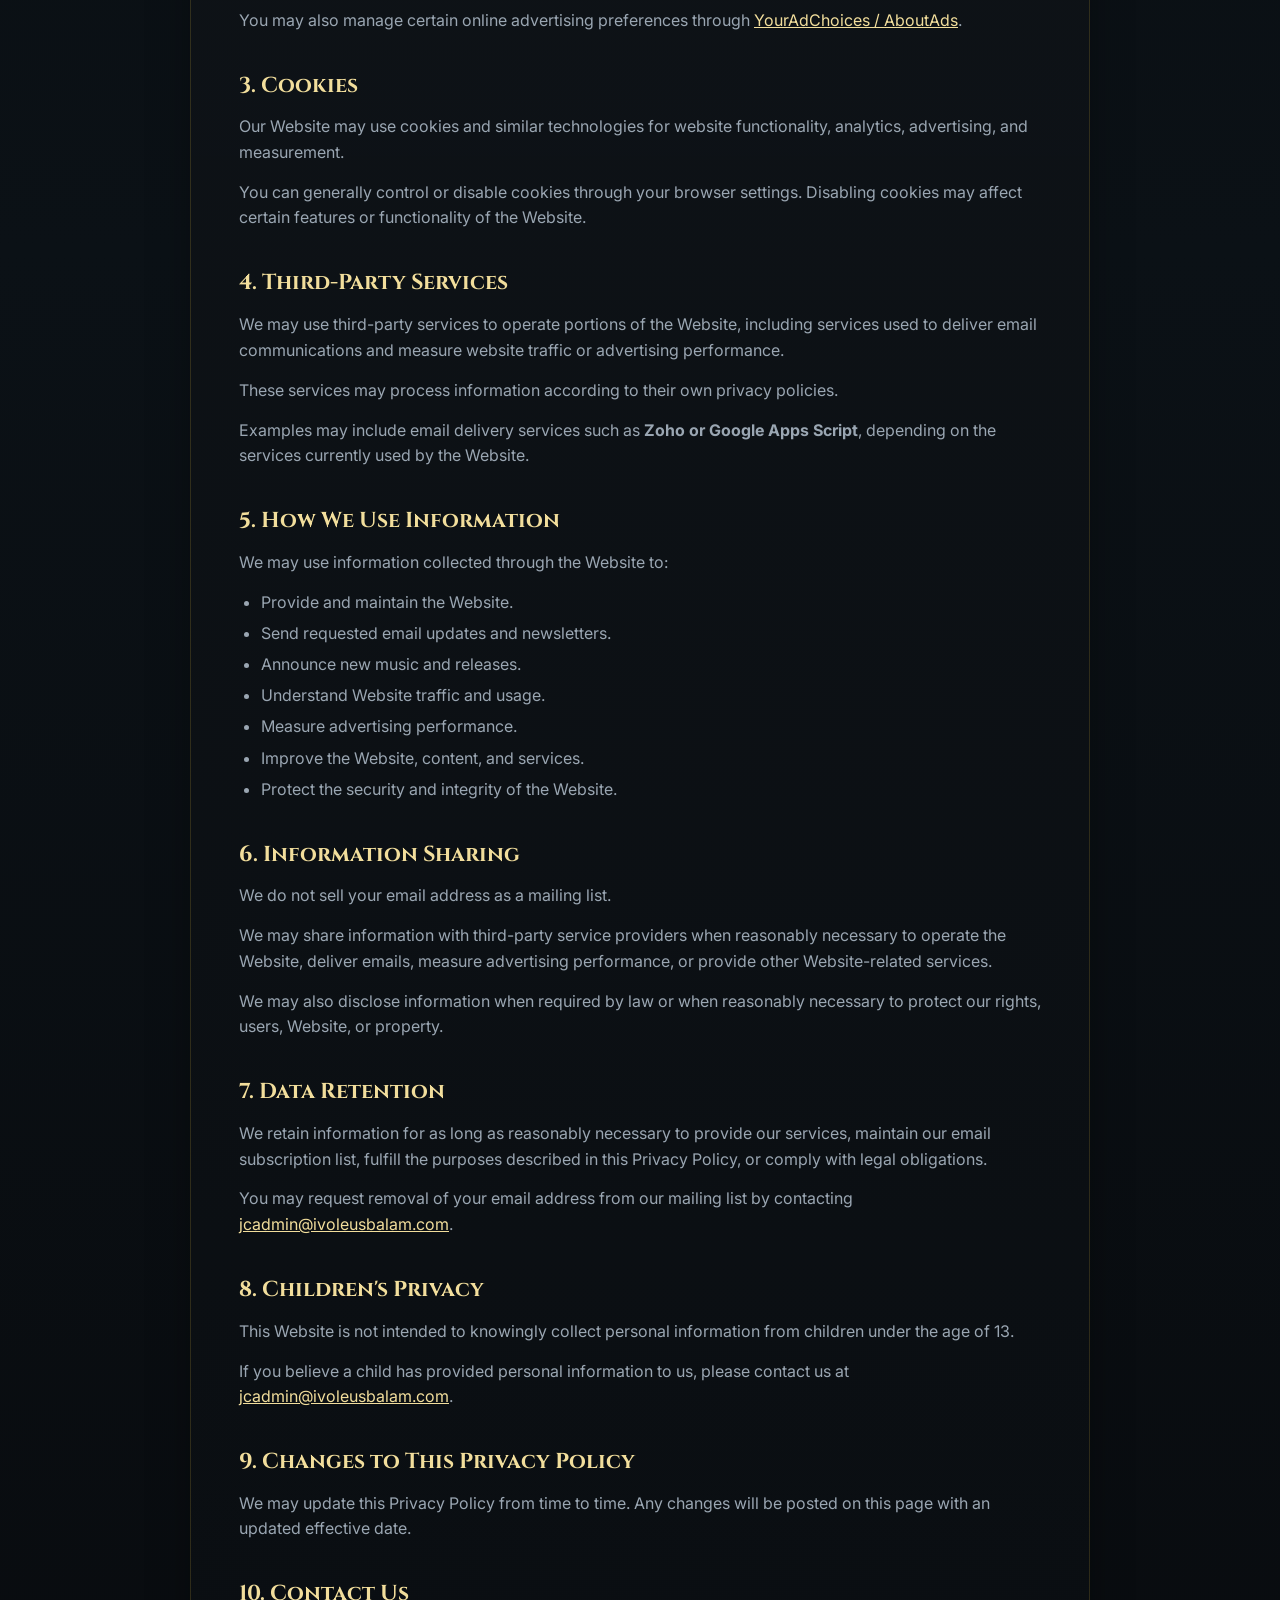
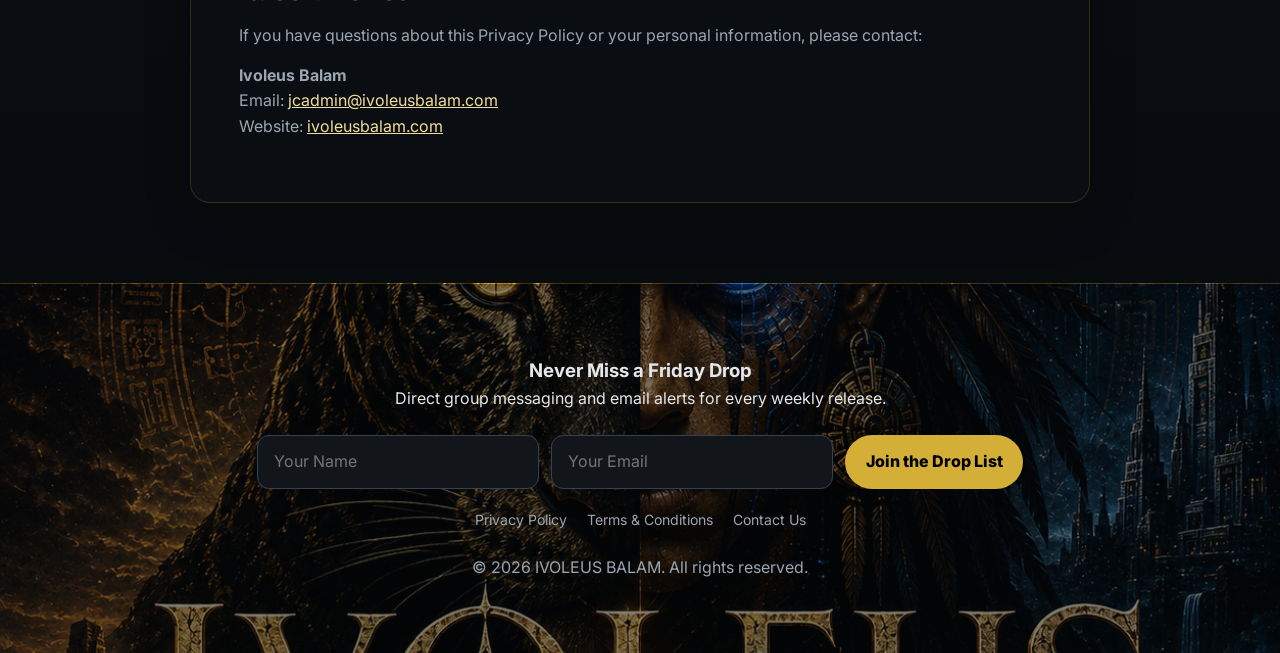
<file: privacy.html>
<!DOCTYPE html>
<html lang="en">
<head>
  <meta charset="UTF-8">
  <meta name="viewport" content="width=device-width, initial-scale=1.0">
  <meta name="description" content="Privacy Policy for the IVOLEUS BALAM website.">
  <meta property="og:title" content="IVOLEUS BALAM | Privacy Policy">
  <meta property="og:description" content="Learn how IVOLEUS BALAM handles information collected through this website.">
  <meta property="og:image" content="https://ivoleusbalam.com/assets/images/ivoleus.png">
  <meta property="og:url" content="https://ivoleusbalam.com/privacy.html">
  <meta property="og:type" content="website">
  <title>IVOLEUS BALAM | Privacy Policy</title>
  <link rel="preconnect" href="https://fonts.googleapis.com">
  <link rel="preconnect" href="https://fonts.gstatic.com" crossorigin>
  <link rel="stylesheet" href="assets/style/style.css">
  <link href="https://fonts.googleapis.com/css2?family=Cinzel:wght@500;700;900&family=Inter:wght@300;400;600;700&display=swap" rel="stylesheet">
</head>
<body class="lore-page legal-page">
  <a class="skip-link" href="#legal-content">Skip to content</a>

  <header class="navbar">
    <div class="logo-container">
      <img src="assets/images/logo.png" alt="Ivoleus Balam emblem" class="nav-logo">
    </div>
    <nav class="nav-links" aria-label="Primary">
      <a href="index.html#featured">Home</a>
      <a href="index.html#vault">Vault</a>
      <a href="lore.html">Lore Thread</a>
      <a href="index.html#subscribe" class="btn-primary-sm">Get Drop Alerts</a>
    </nav>
  </header>

  <main>
    <section class="legal-hero">
      <div class="legal-hero-inner">
        <p class="section-kicker">Site information</p>
        <h1>Privacy Policy</h1>
        <p>Learn how IVOLEUS BALAM collects, uses, and protects information from visitors to this website.</p>
      </div>
    </section>

    <section id="legal-content" class="legal-content">
      <article class="legal-document">
        <p class="legal-effective-date">Effective Date: August 23, 2026</p>
        <p>This Privacy Policy explains how <strong>ivoleusbalam.com</strong> ("Website," "we," "us," or "our") collects, uses, and protects information from visitors to the Website.</p>
        <p>If you have questions about this Privacy Policy, please contact us at <a href="mailto:jcadmin@ivoleusbalam.com">jcadmin@ivoleusbalam.com</a>.</p>

        <h2>1. Information We Collect</h2>
        <h3>Information You Provide Directly</h3>
        <p>If you choose to subscribe to updates through our website, we may collect your <strong>email address</strong>.</p>
        <p>We use your email address to:</p>
        <ul>
          <li>Send updates about new songs, music releases, and related announcements.</li>
          <li>Send newsletters or other communications you have requested.</li>
          <li>Maintain and manage our email subscription list.</li>
        </ul>
        <p>You may unsubscribe from these communications at any time by using the unsubscribe option included in our emails or by contacting us at <a href="mailto:jcadmin@ivoleusbalam.com">jcadmin@ivoleusbalam.com</a>.</p>

        <h3>Information Collected Automatically</h3>
        <p>When you visit our Website, certain information may be collected automatically through cookies, pixels, web beacons, local storage, and similar technologies.</p>
        <p>This information may include information about your browser, device, approximate location, pages visited, interactions with the Website, and other information about how you use the Website.</p>

        <h2>2. Meta Pixel</h2>
        <p>Our Website may use the <strong>Meta Pixel</strong>, a service provided by <strong>Meta Platforms, Inc.</strong></p>
        <p>The Meta Pixel helps us:</p>
        <ul>
          <li>Understand how visitors use our Website.</li>
          <li>Measure website traffic and advertising performance.</li>
          <li>Measure conversions resulting from advertisements.</li>
          <li>Improve and optimize our advertising and Website experience.</li>
        </ul>
        <p>Meta and its partners may use cookies, web beacons, pixels, local storage, or similar technologies to collect or receive information from our Website and elsewhere on the internet.</p>
        <p>Information collected through these technologies may be associated with your browser, device, or other identifiers.</p>
        <p>For more information about how Meta handles information and how you can manage advertising preferences, visit <a href="https://www.facebook.com/adpreferences/adsettings" target="_blank" rel="noopener noreferrer">Meta Ad Preferences</a>.</p>
        <p>You may also manage certain online advertising preferences through <a href="https://www.aboutads.info/choices/" target="_blank" rel="noopener noreferrer">YourAdChoices / AboutAds</a>.</p>

        <h2>3. Cookies</h2>
        <p>Our Website may use cookies and similar technologies for website functionality, analytics, advertising, and measurement.</p>
        <p>You can generally control or disable cookies through your browser settings. Disabling cookies may affect certain features or functionality of the Website.</p>

        <h2>4. Third-Party Services</h2>
        <p>We may use third-party services to operate portions of the Website, including services used to deliver email communications and measure website traffic or advertising performance.</p>
        <p>These services may process information according to their own privacy policies.</p>
        <p>Examples may include email delivery services such as <strong>Zoho or Google Apps Script</strong>, depending on the services currently used by the Website.</p>

        <h2>5. How We Use Information</h2>
        <p>We may use information collected through the Website to:</p>
        <ul>
          <li>Provide and maintain the Website.</li>
          <li>Send requested email updates and newsletters.</li>
          <li>Announce new music and releases.</li>
          <li>Understand Website traffic and usage.</li>
          <li>Measure advertising performance.</li>
          <li>Improve the Website, content, and services.</li>
          <li>Protect the security and integrity of the Website.</li>
        </ul>

        <h2>6. Information Sharing</h2>
        <p>We do not sell your email address as a mailing list.</p>
        <p>We may share information with third-party service providers when reasonably necessary to operate the Website, deliver emails, measure advertising performance, or provide other Website-related services.</p>
        <p>We may also disclose information when required by law or when reasonably necessary to protect our rights, users, Website, or property.</p>

        <h2>7. Data Retention</h2>
        <p>We retain information for as long as reasonably necessary to provide our services, maintain our email subscription list, fulfill the purposes described in this Privacy Policy, or comply with legal obligations.</p>
        <p>You may request removal of your email address from our mailing list by contacting <a href="mailto:jcadmin@ivoleusbalam.com">jcadmin@ivoleusbalam.com</a>.</p>

        <h2>8. Children's Privacy</h2>
        <p>This Website is not intended to knowingly collect personal information from children under the age of 13.</p>
        <p>If you believe a child has provided personal information to us, please contact us at <a href="mailto:jcadmin@ivoleusbalam.com">jcadmin@ivoleusbalam.com</a>.</p>

        <h2>9. Changes to This Privacy Policy</h2>
        <p>We may update this Privacy Policy from time to time. Any changes will be posted on this page with an updated effective date.</p>

        <h2>10. Contact Us</h2>
        <p>If you have questions about this Privacy Policy or your personal information, please contact:</p>
        <p><strong>Ivoleus Balam</strong><br>
          Email: <a href="mailto:jcadmin@ivoleusbalam.com">jcadmin@ivoleusbalam.com</a><br>
          Website: <a href="https://ivoleusbalam.com">ivoleusbalam.com</a>
        </p>
      </article>
    </section>
  </main>

  <footer id="subscribe" class="site-footer">
    <div class="footer-content">
      <h3>Never Miss a Friday Drop</h3>
      <p>Direct group messaging and email alerts for every weekly release.</p>
      <form class="subscribe-form" id="drop-form">
        <label class="sr-only" for="subscriber-name">Your name</label>
        <input id="subscriber-name" name="name" type="text" placeholder="Your Name" required>
        <label class="sr-only" for="subscriber-email">Your email</label>
        <input id="subscriber-email" name="email" type="email" placeholder="Your Email" required>
        <button type="submit" class="btn-submit" id="submit-btn">Join the Drop List</button>
      </form>
      <div id="response-message" style="display:none; margin-top: 15px;"></div>
      <div class="footer-legal-links" aria-label="Legal and contact links">
        <a href="privacy.html">Privacy Policy</a>
        <a href="terms.html">Terms &amp; Conditions</a>
        <a href="mailto:jcadmin@ivoleusbalam.com">Contact Us</a>
      </div>
      <p class="copyright">&copy; 2026 IVOLEUS BALAM. All rights reserved.</p>
    </div>
  </footer>

  <script src="assets/javascript/script.js"></script>
</body>
</html>
</file>
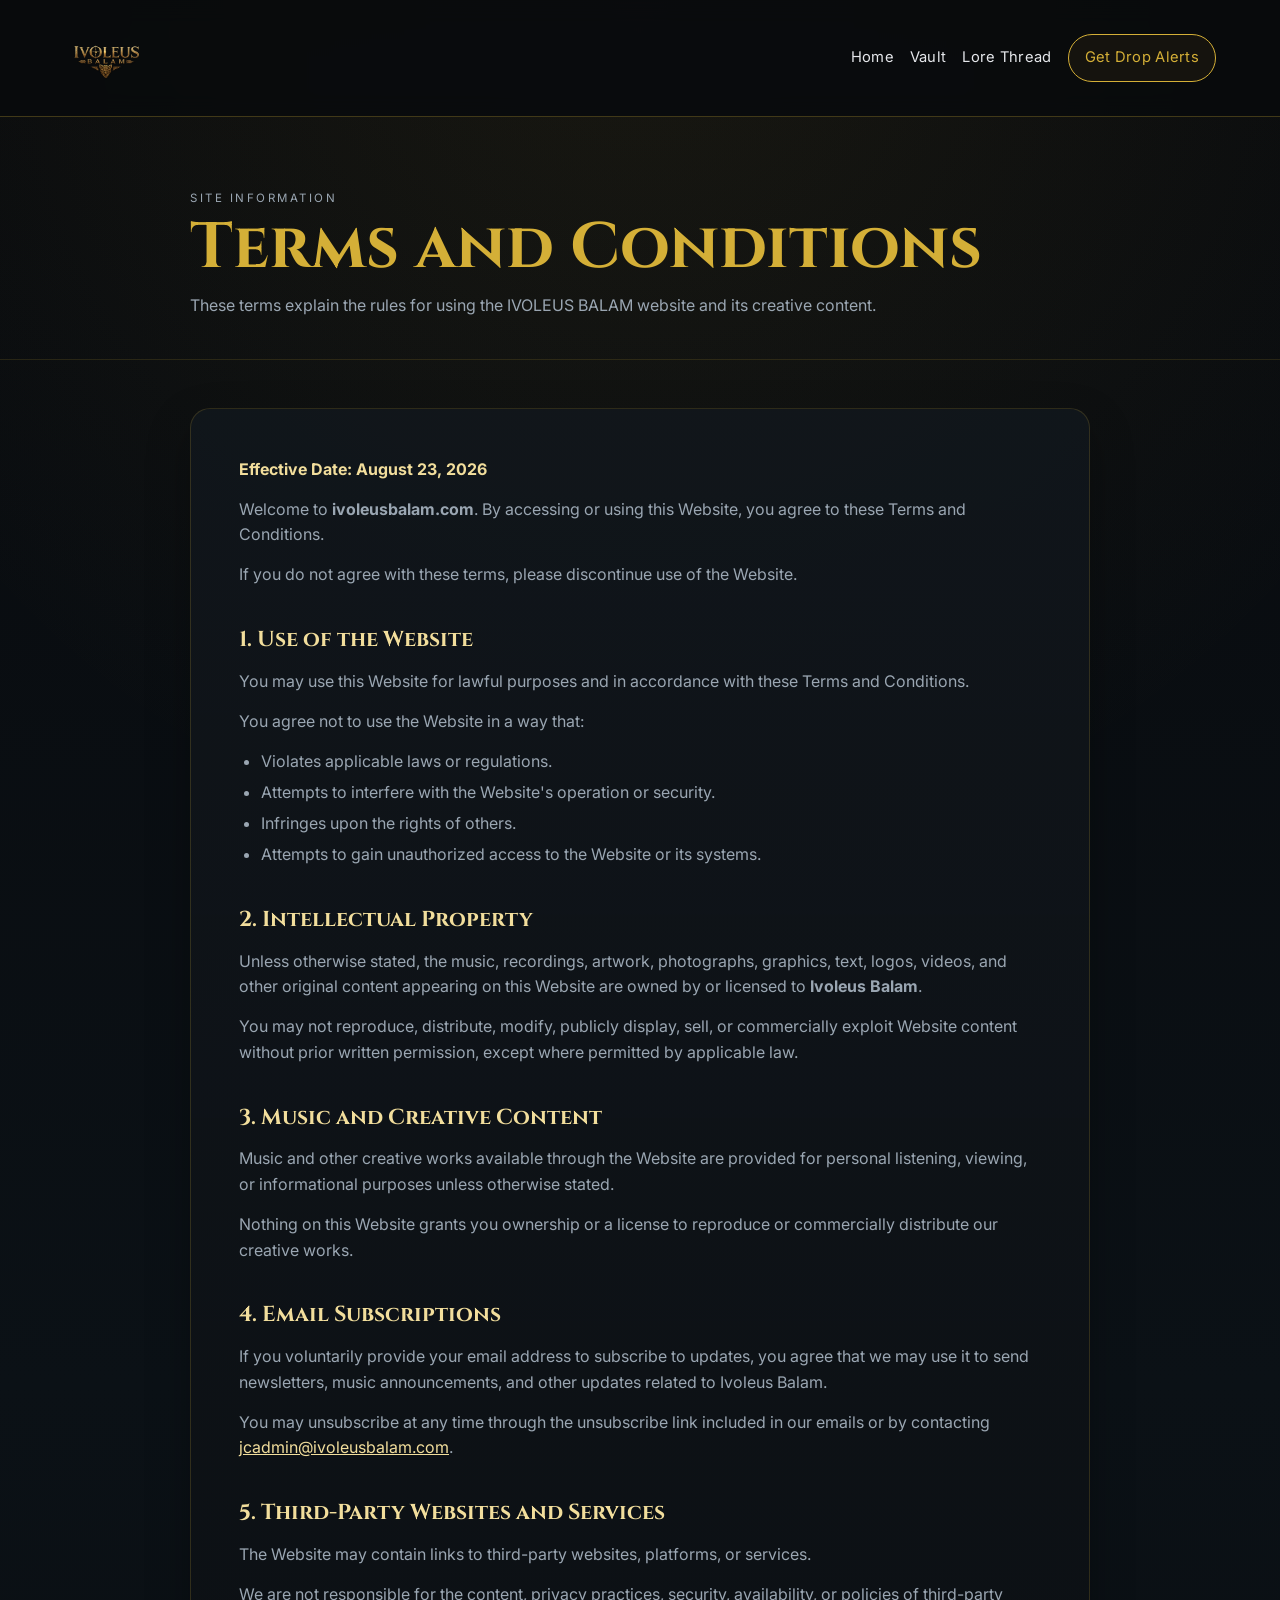
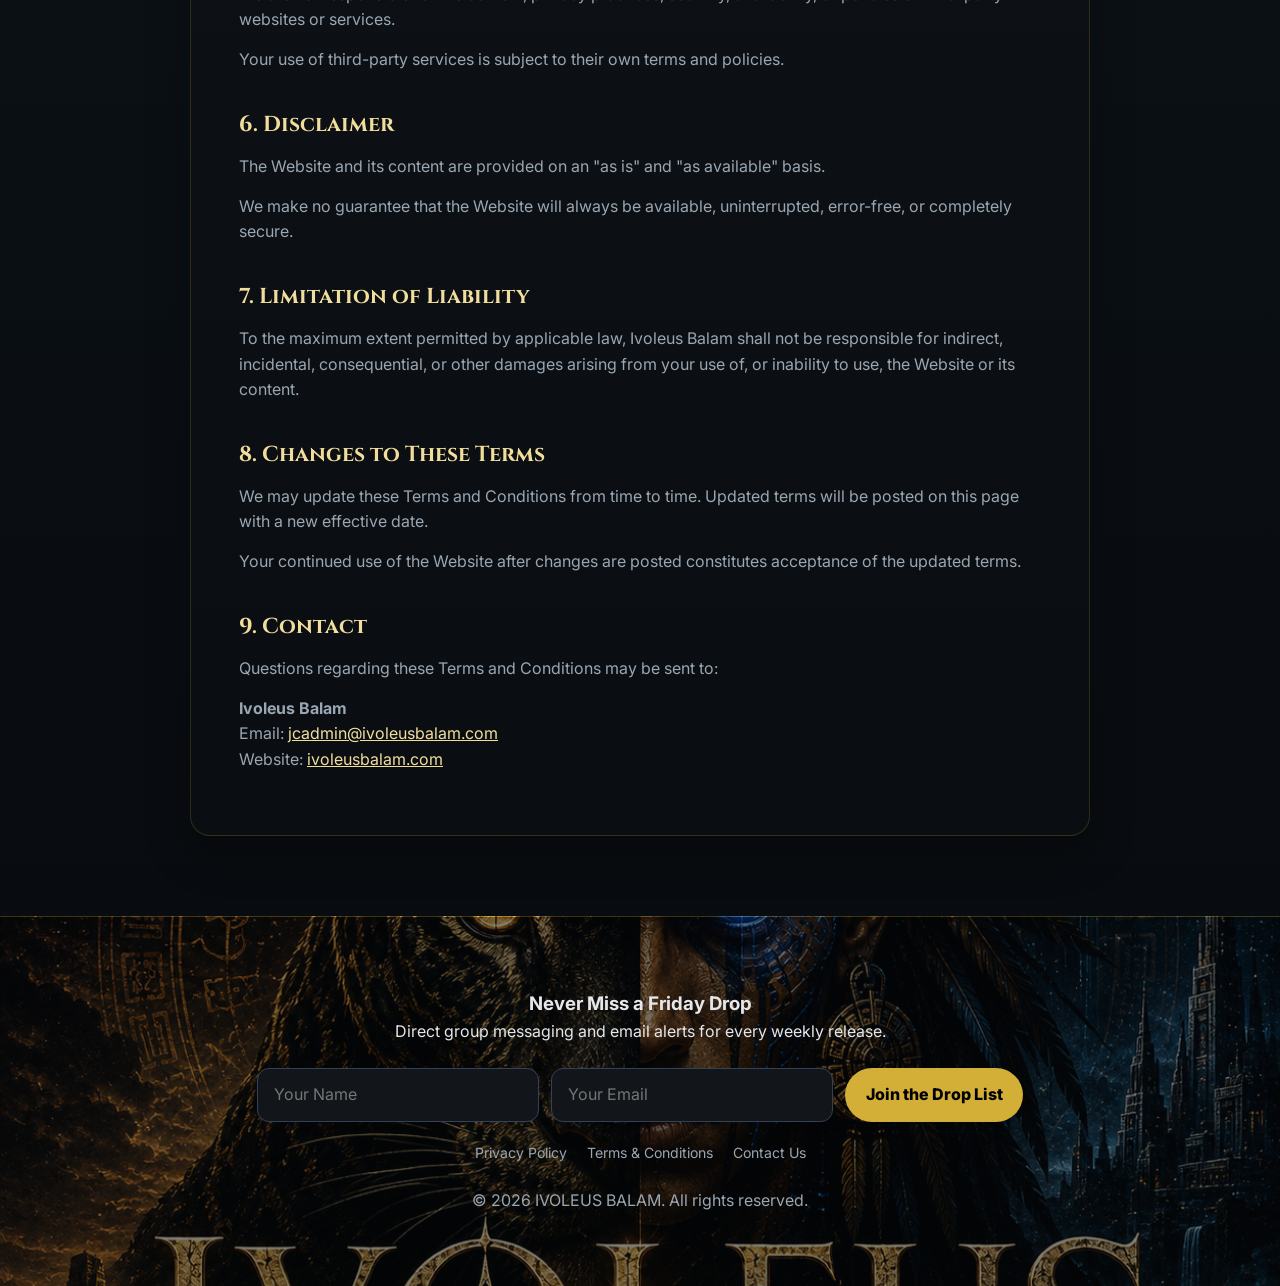
<file: terms.html>
<!DOCTYPE html>
<html lang="en">
<head>
  <meta charset="UTF-8">
  <meta name="viewport" content="width=device-width, initial-scale=1.0">
  <meta name="description" content="Terms and Conditions for the IVOLEUS BALAM website.">
  <meta property="og:title" content="IVOLEUS BALAM | Terms and Conditions">
  <meta property="og:description" content="Review the terms for using the IVOLEUS BALAM website and its creative content.">
  <meta property="og:image" content="https://ivoleusbalam.com/assets/images/ivoleus.png">
  <meta property="og:url" content="https://ivoleusbalam.com/terms.html">
  <meta property="og:type" content="website">
  <title>IVOLEUS BALAM | Terms and Conditions</title>
  <link rel="preconnect" href="https://fonts.googleapis.com">
  <link rel="preconnect" href="https://fonts.gstatic.com" crossorigin>
  <link rel="stylesheet" href="assets/style/style.css">
  <link href="https://fonts.googleapis.com/css2?family=Cinzel:wght@500;700;900&family=Inter:wght@300;400;600;700&display=swap" rel="stylesheet">
</head>
<body class="lore-page legal-page">
  <a class="skip-link" href="#legal-content">Skip to content</a>

  <header class="navbar">
    <div class="logo-container">
      <img src="assets/images/logo.png" alt="Ivoleus Balam emblem" class="nav-logo">
    </div>
    <nav class="nav-links" aria-label="Primary">
      <a href="index.html#featured">Home</a>
      <a href="index.html#vault">Vault</a>
      <a href="lore.html">Lore Thread</a>
      <a href="index.html#subscribe" class="btn-primary-sm">Get Drop Alerts</a>
    </nav>
  </header>

  <main>
    <section class="legal-hero">
      <div class="legal-hero-inner">
        <p class="section-kicker">Site information</p>
        <h1>Terms and Conditions</h1>
        <p>These terms explain the rules for using the IVOLEUS BALAM website and its creative content.</p>
      </div>
    </section>

    <section id="legal-content" class="legal-content">
      <article class="legal-document">
        <p class="legal-effective-date">Effective Date: August 23, 2026</p>
        <p>Welcome to <strong>ivoleusbalam.com</strong>. By accessing or using this Website, you agree to these Terms and Conditions.</p>
        <p>If you do not agree with these terms, please discontinue use of the Website.</p>

        <h2>1. Use of the Website</h2>
        <p>You may use this Website for lawful purposes and in accordance with these Terms and Conditions.</p>
        <p>You agree not to use the Website in a way that:</p>
        <ul>
          <li>Violates applicable laws or regulations.</li>
          <li>Attempts to interfere with the Website's operation or security.</li>
          <li>Infringes upon the rights of others.</li>
          <li>Attempts to gain unauthorized access to the Website or its systems.</li>
        </ul>

        <h2>2. Intellectual Property</h2>
        <p>Unless otherwise stated, the music, recordings, artwork, photographs, graphics, text, logos, videos, and other original content appearing on this Website are owned by or licensed to <strong>Ivoleus Balam</strong>.</p>
        <p>You may not reproduce, distribute, modify, publicly display, sell, or commercially exploit Website content without prior written permission, except where permitted by applicable law.</p>

        <h2>3. Music and Creative Content</h2>
        <p>Music and other creative works available through the Website are provided for personal listening, viewing, or informational purposes unless otherwise stated.</p>
        <p>Nothing on this Website grants you ownership or a license to reproduce or commercially distribute our creative works.</p>

        <h2>4. Email Subscriptions</h2>
        <p>If you voluntarily provide your email address to subscribe to updates, you agree that we may use it to send newsletters, music announcements, and other updates related to Ivoleus Balam.</p>
        <p>You may unsubscribe at any time through the unsubscribe link included in our emails or by contacting <a href="mailto:jcadmin@ivoleusbalam.com">jcadmin@ivoleusbalam.com</a>.</p>

        <h2>5. Third-Party Websites and Services</h2>
        <p>The Website may contain links to third-party websites, platforms, or services.</p>
        <p>We are not responsible for the content, privacy practices, security, availability, or policies of third-party websites or services.</p>
        <p>Your use of third-party services is subject to their own terms and policies.</p>

        <h2>6. Disclaimer</h2>
        <p>The Website and its content are provided on an "as is" and "as available" basis.</p>
        <p>We make no guarantee that the Website will always be available, uninterrupted, error-free, or completely secure.</p>

        <h2>7. Limitation of Liability</h2>
        <p>To the maximum extent permitted by applicable law, Ivoleus Balam shall not be responsible for indirect, incidental, consequential, or other damages arising from your use of, or inability to use, the Website or its content.</p>

        <h2>8. Changes to These Terms</h2>
        <p>We may update these Terms and Conditions from time to time. Updated terms will be posted on this page with a new effective date.</p>
        <p>Your continued use of the Website after changes are posted constitutes acceptance of the updated terms.</p>

        <h2>9. Contact</h2>
        <p>Questions regarding these Terms and Conditions may be sent to:</p>
        <p><strong>Ivoleus Balam</strong><br>
          Email: <a href="mailto:jcadmin@ivoleusbalam.com">jcadmin@ivoleusbalam.com</a><br>
          Website: <a href="https://ivoleusbalam.com">ivoleusbalam.com</a>
        </p>
      </article>
    </section>
  </main>

  <footer id="subscribe" class="site-footer">
    <div class="footer-content">
      <h3>Never Miss a Friday Drop</h3>
      <p>Direct group messaging and email alerts for every weekly release.</p>
      <form class="subscribe-form" id="drop-form">
        <label class="sr-only" for="subscriber-name">Your name</label>
        <input id="subscriber-name" name="name" type="text" placeholder="Your Name" required>
        <label class="sr-only" for="subscriber-email">Your email</label>
        <input id="subscriber-email" name="email" type="email" placeholder="Your Email" required>
        <button type="submit" class="btn-submit" id="submit-btn">Join the Drop List</button>
      </form>
      <div id="response-message" style="display:none; margin-top: 15px;"></div>
      <div class="footer-legal-links" aria-label="Legal and contact links">
        <a href="privacy.html">Privacy Policy</a>
        <a href="terms.html">Terms &amp; Conditions</a>
        <a href="mailto:jcadmin@ivoleusbalam.com">Contact Us</a>
      </div>
      <p class="copyright">&copy; 2026 IVOLEUS BALAM. All rights reserved.</p>
    </div>
  </footer>

  <script src="assets/javascript/script.js"></script>
</body>
</html>
</file>
<file: assets/style/style.css>
/* Core theme */
:root {
  --bg-dark: #090b0d;
  --bg-surface: #11161b;
  --bg-surface-2: #151b21;
  --gold-accent: #d4af37;
  --gold-soft: #f2de9c;
  --text-main: #e5e7eb;
  --text-muted: #9aa6b2;
  --border-gold: rgba(212, 175, 55, 0.28);
  --shadow-gold: 0 0 22px rgba(212, 175, 55, 0.18);
  --font-heading: 'Cinzel', serif;
  --font-body: 'Inter', sans-serif;
}

* {
  margin: 0;
  padding: 0;
  box-sizing: border-box;
}

html {
  scroll-behavior: smooth;
}

body {
  background:
    radial-gradient(circle at top, rgba(212, 175, 55, 0.08), transparent 30%),
    linear-gradient(180deg, #090b0d 0%, #0c1014 52%, #090b0d 100%);
  color: var(--text-main);
  font-family: var(--font-body);
  line-height: 1.6;
}

img {
  display: block;
  max-width: 100%;
}

a,
button,
input {
  font: inherit;
}

a {
  color: inherit;
}

.skip-link {
  position: absolute;
  left: 1rem;
  top: 1rem;
  z-index: 1100;
  padding: 0.75rem 1rem;
  background: #000;
  color: var(--gold-soft);
  border: 1px solid var(--gold-accent);
  transform: translateY(-140%);
  transition: transform 0.2s ease;
}

.skip-link:focus {
  transform: translateY(0);
}

.navbar {
  display: flex;
  justify-content: space-between;
  align-items: center;
  gap: 1rem;
  padding: 1rem 5%;
  background: rgba(9, 11, 13, 0.88);
  backdrop-filter: blur(12px);
  position: sticky;
  top: 0;
  z-index: 1000;
  border-bottom: 1px solid var(--border-gold);
}

.logo-container {
  flex: 0 0 auto;
}

.nav-logo {
  height: 84px;
  width: auto;
  object-fit: contain;
}

.nav-links {
  display: flex;
  align-items: center;
  gap: 1rem;
  flex-wrap: wrap;
  justify-content: flex-end;
}

.nav-links a {
  text-decoration: none;
  color: var(--text-main);
  font-size: 0.92rem;
  letter-spacing: 0.02em;
  transition: color 0.25s ease, opacity 0.25s ease, transform 0.25s ease;
}

.nav-links a:hover,
.nav-links a:focus-visible {
  color: var(--gold-accent);
}

.nav-link-subtle {
  opacity: 0.74;
}

.contact{
   text-decoration: none;
  color: var(--text-main);
  font-size: 0.92rem;
  letter-spacing: 0.02em;
  transition: color 0.25s ease, opacity 0.25s ease, transform 0.25s ease;
}

.contact:hover,
.contact:focus-visible {
  color: var(--gold-accent);
}

.btn-primary-sm,
.btn-lore,
.btn-submit,
.btn-stream,
.btn-lyrics {
  transition: transform 0.2s ease, box-shadow 0.2s ease, background 0.2s ease, color 0.2s ease, border-color 0.2s ease;
}

.btn-primary-sm {
  display: inline-flex;
  align-items: center;
  justify-content: center;
  padding: 0.7rem 1rem;
  border-radius: 999px;
  border: 1px solid var(--gold-accent);
  color: var(--gold-accent) !important;
  background: rgba(212, 175, 55, 0.06);
}

.btn-primary-sm:hover,
.btn-primary-sm:focus-visible {
  background: rgba(212, 175, 55, 0.14);
  box-shadow: var(--shadow-gold);
}

.btn-primary-sm:hover,
.btn-lore:hover,
.btn-submit:hover,
.btn-stream:hover,
.btn-lyrics:hover {
  transform: translateY(-1px);
}

.hero {
  position: relative;
  min-height: 84vh;
  display: flex;
  align-items: center;
  justify-content: center;
  padding: 4.5rem 5%;
  overflow: hidden;
}

.hero-overlay {
  position: absolute;
  inset: 0;
  background:
    linear-gradient(180deg, rgba(9, 11, 13, 0.2), rgba(9, 11, 13, 0.72)),
    radial-gradient(circle at 20% 15%, rgba(212, 175, 55, 0.18), transparent 26%),
    radial-gradient(circle at 80% 20%, rgba(255, 255, 255, 0.08), transparent 24%);
  pointer-events: none;
}

.hero-content {
  position: relative;
  z-index: 1;
  display: grid;
  grid-template-columns: minmax(280px, 0.9fr) minmax(320px, 1.1fr);
  gap: clamp(1.5rem, 4vw, 3rem);
  width: min(1120px, 100%);
  align-items: center;
}

.artwork-wrapper {
  position: relative;
  justify-self: center;
}

.hero-cover {
  width: min(100%, 420px);
  border-radius: 18px;
  box-shadow: 0 20px 55px rgba(0, 0, 0, 0.62), 0 0 0 1px rgba(255, 255, 255, 0.04), var(--shadow-gold);
}

.artwork-wrapper.is-content-gated .hero-cover {
  visibility: hidden;
}

.badge {
  position: absolute;
  left: 1rem;
  bottom: 1rem;
  padding: 0.45rem 0.75rem;
  border-radius: 999px;
  background: rgba(9, 11, 13, 0.82);
  border: 1px solid var(--gold-accent);
  color: var(--gold-soft);
  font-size: 0.75rem;
  letter-spacing: 0.08em;
  text-transform: uppercase;
}

.player-details {
  max-width: 640px;
}

.eyebrow,
.section-kicker {
  margin-bottom: 0.55rem;
  color: var(--gold-soft);
  text-transform: uppercase;
  letter-spacing: 0.22em;
  font-size: 0.72rem;
}

.track-title {
  font-family: var(--font-heading);
  font-size: clamp(2.4rem, 6vw, 4.25rem);
  line-height: 0.98;
  color: var(--gold-accent);
  margin-bottom: 0.75rem;
}

.track-meta {
  color: var(--text-muted);
  margin-bottom: 1.5rem;
  font-size: 1.02rem;
}

.audio-container {
  margin: 1.5rem 0 1.25rem;
}

#hero-video-player[hidden],
.hero-preview-player[hidden],
.hero-video-placeholder[hidden],
.content-gate[hidden] {
  display: none;
}

.hero-youtube-frame {
  width: min(100%, 480px);
  min-height: 200px;
  aspect-ratio: 16 / 9;
  overflow: hidden;
  border: 1px solid rgba(212, 175, 55, 0.34);
  border-radius: 18px;
  background: #050607;
  box-shadow: 0 18px 42px rgba(0, 0, 0, 0.34), 0 0 22px rgba(212, 175, 55, 0.08);
}

.hero-youtube-frame iframe {
  display: block;
  width: 100%;
  height: 100%;
  border: 0;
}

.hero-video-note {
  margin-top: 0.55rem;
  color: var(--text-muted);
  font-size: 0.8rem;
}

.hero-video-placeholder {
  padding: 1.25rem;
  border: 1px solid rgba(212, 175, 55, 0.18);
  border-radius: 18px;
  background: rgba(9, 11, 13, 0.54);
  color: var(--text-muted);
}

.hero-preview-player {
  padding: 1.2rem 1.25rem 1rem;
  border: 1px solid rgba(212, 175, 55, 0.42);
  border-radius: 20px;
  background:
    radial-gradient(circle at 88% 12%, rgba(212, 175, 55, 0.16), transparent 34%),
    linear-gradient(145deg, rgba(26, 31, 36, 0.98), rgba(10, 14, 18, 0.98));
  box-shadow: 0 18px 42px rgba(0, 0, 0, 0.3), 0 0 24px rgba(212, 175, 55, 0.1);
}

.hero-preview-header {
  display: flex;
  align-items: flex-start;
  justify-content: space-between;
  gap: 1rem;
}

.hero-preview-kicker {
  margin-bottom: 0.25rem;
  color: var(--gold-soft);
  font-size: 0.72rem;
  font-weight: 800;
  letter-spacing: 0.16em;
  text-transform: uppercase;
}

.hero-preview-header strong {
  color: var(--text-main);
  font-size: 1.05rem;
}

.hero-preview-badge {
  padding: 0.35rem 0.6rem;
  border: 1px solid var(--gold-accent);
  border-radius: 999px;
  color: var(--gold-soft);
  font-size: 0.68rem;
  font-weight: 800;
  letter-spacing: 0.1em;
  text-transform: uppercase;
  white-space: nowrap;
}

.hero-preview-wave {
  display: flex;
  align-items: center;
  gap: 0.28rem;
  height: 3.2rem;
  margin: 1rem 0 0.85rem;
  opacity: 0.82;
}

.hero-preview-wave span {
  flex: 1;
  min-width: 0.2rem;
  height: 38%;
  border-radius: 999px;
  background: linear-gradient(180deg, var(--gold-soft), var(--gold-accent));
  box-shadow: 0 0 10px rgba(212, 175, 55, 0.16);
}

.hero-preview-wave span:nth-child(2),
.hero-preview-wave span:nth-child(8) {
  height: 72%;
}

.hero-preview-wave span:nth-child(3),
.hero-preview-wave span:nth-child(10) {
  height: 52%;
}

.hero-preview-wave span:nth-child(4),
.hero-preview-wave span:nth-child(7),
.hero-preview-wave span:nth-child(11) {
  height: 88%;
}

.hero-preview-wave span:nth-child(5),
.hero-preview-wave span:nth-child(9) {
  height: 62%;
}

.hero-preview-wave span:nth-child(6) {
  height: 100%;
}

.hero-preview-player audio {
  display: block;
  width: 100%;
  height: 42px;
}

.hero-preview-note {
  margin-top: 0.6rem;
  color: var(--text-muted);
  font-size: 0.82rem;
}

.content-gate {
  display: flex;
  align-items: center;
  justify-content: center;
  box-sizing: border-box;
  border: 1px solid rgba(212, 175, 55, 0.34);
  background:
    radial-gradient(circle at 50% 18%, rgba(212, 175, 55, 0.14), transparent 36%),
    linear-gradient(145deg, rgba(26, 31, 36, 0.98), rgba(10, 14, 18, 0.98));
  color: var(--text-main);
  text-align: center;
}

.hero-content-gate {
  position: absolute;
  inset: 0;
  z-index: 2;
  width: 100%;
  height: 100%;
  min-height: 0;
  padding: 2rem;
  border-radius: 18px;
  overflow-y: auto;
  overscroll-behavior: contain;
  box-shadow: 0 20px 55px rgba(0, 0, 0, 0.42), var(--shadow-gold);
}

.card-content-gate {
  position: absolute;
  inset: 0;
  z-index: 4;
  padding: 1rem;
  border-radius: 12px;
  overflow-y: auto;
  overscroll-behavior: contain;
  scrollbar-width: thin;
}

.content-gate-copy {
  width: min(100%, 360px);
}

.card-content-gate .content-gate-copy {
  width: 100%;
  margin: auto;
}

.content-gated-cover {
  display: block;
  width: 100%;
  height: 100%;
  object-fit: cover;
  filter: blur(14px);
  transform: scale(1.06);
}

.content-gate-kicker {
  margin-bottom: 0.45rem;
  color: var(--gold-soft);
  font-size: 0.72rem;
  font-weight: 800;
  letter-spacing: 0.14em;
  text-transform: uppercase;
}

.content-gate h3 {
  margin-bottom: 0.55rem;
  color: var(--gold-accent);
  font-family: var(--font-heading);
  font-size: 1.35rem;
}

.content-gate p {
  margin-bottom: 0.65rem;
  color: var(--text-muted);
  font-size: 0.9rem;
}

.hero-content-gate .content-gate p {
  font-size: 0.95rem;
}

.card-content-gate .content-gate-kicker {
  margin-bottom: 0.3rem;
}

.card-content-gate h3 {
  margin-bottom: 0.4rem;
  font-size: clamp(1.05rem, 4vw, 1.35rem);
}

.card-content-gate p {
  margin-bottom: 0.45rem;
  font-size: clamp(0.76rem, 2.5vw, 0.9rem);
}

.btn-reveal-content {
  margin-top: 0.45rem;
  padding: 0.7rem 1rem;
  border: 1px solid var(--gold-accent);
  border-radius: 999px;
  background: rgba(212, 175, 55, 0.08);
  color: var(--gold-soft);
  font: inherit;
  font-size: 0.82rem;
  font-weight: 800;
  cursor: pointer;
  position: relative;
  z-index: 1;
}

.btn-reveal-content:hover,
.btn-reveal-content:focus-visible {
  background: var(--gold-accent);
  color: #050505;
  box-shadow: var(--shadow-gold);
}

.card-play-btn:focus-visible,
.btn-stream:focus-visible,
.btn-lyrics:focus-visible,
.btn-submit:focus-visible,
.btn-lore:focus-visible,
nav a:focus-visible,
input:focus-visible {
  outline: 2px solid var(--gold-soft);
  outline-offset: 2px;
}

.streaming-links {
  display: flex;
  flex-wrap: wrap;
  gap: 0.85rem;
}

.btn-stream {
  display: inline-flex;
  align-items: center;
  justify-content: center;
  padding: 0.8rem 1.2rem;
  border-radius: 999px;
  text-decoration: none;
  font-weight: 700;
  border: 1px solid var(--gold-accent);
  color: var(--gold-accent);
  background: transparent;
}

.btn-stream:hover,
.btn-stream:focus-visible {
  background: var(--gold-accent);
  color: #050505;
  box-shadow: var(--shadow-gold);
}

.btn-stream.is-placeholder {
  opacity: 0.55;
  cursor: not-allowed;
  background: rgba(212, 175, 55, 0.04);
  color: var(--text-muted);
  box-shadow: none;
}

.btn-stream.is-placeholder:hover,
.btn-stream.is-placeholder:focus-visible {
  background: rgba(212, 175, 55, 0.04);
  color: var(--text-muted);
  box-shadow: none;
  transform: none;
}

.vault-section,
.story-section,
.lore-teaser {
  padding: 5rem 5%;
}

.vault-section {
  max-width: 1200px;
  margin: 0 auto;
}

.purchase-callout {
  display: flex;
  align-items: center;
  justify-content: space-between;
  gap: 1.5rem;
  width: min(1100px, 90%);
  margin: 0 auto;
  padding: 1.5rem 1.75rem;
  border: 1px solid rgba(212, 175, 55, 0.35);
  border-radius: 18px;
  background: linear-gradient(110deg, rgba(212, 175, 55, 0.1), rgba(13, 17, 21, 0.92) 56%);
}

.purchase-callout-copy h2 {
  margin: 0.15rem 0 0.25rem;
  font-family: 'Cinzel', serif;
  color: var(--gold-soft);
}

.purchase-callout-copy p:last-child {
  margin: 0;
  color: var(--text-muted);
}

.purchase-callout-link {
  flex: 0 0 auto;
  padding: 0.8rem 1rem;
  border: 1px solid var(--gold-accent);
  border-radius: 999px;
  color: var(--gold-soft);
  text-decoration: none;
  font-weight: 700;
}

.purchase-callout-link:hover,
.purchase-callout-link:focus-visible {
  color: #050505;
  background: var(--gold-accent);
  box-shadow: var(--shadow-gold);
}

.vault-purchase-link {
  margin: 1.25rem 0 0;
  text-align: center;
}

.vault-purchase-link a {
  color: var(--text-muted);
  text-decoration: none;
}

.vault-purchase-link a span {
  color: var(--gold-soft);
  font-weight: 700;
}

.vault-purchase-link a:hover span,
.vault-purchase-link a:focus-visible span {
  text-decoration: underline;
}

.purchase-page {
  min-height: 58vh;
  padding: 4.5rem 5% 5rem;
}

.purchase-heading,
.purchase-list-section {
  width: min(1100px, 100%);
  margin: 0 auto;
}

.purchase-heading {
  padding: 0 0 2rem;
  text-align: center;
}

.purchase-heading h1 {
  margin: 0.3rem 0 0.65rem;
  font-family: 'Cinzel', serif;
  color: var(--gold-soft);
  font-size: clamp(2rem, 4vw, 3.2rem);
}

.purchase-heading > p:last-child {
  max-width: 650px;
  margin: 0 auto;
  color: var(--text-muted);
  line-height: 1.7;
}

.purchase-controls {
  margin-bottom: 1rem;
  padding: 1rem;
  border: 1px solid var(--border-gold);
  border-radius: 16px;
  background: rgba(17, 22, 27, 0.7);
}

.purchase-top-controls {
  display: flex;
  align-items: flex-end;
  gap: 0.85rem;
}

.purchase-artist-select {
  flex: 0 0 min(260px, 38%);
}

.purchase-artist-select > span {
  display: block;
  margin: 0 0 0.35rem 0.15rem;
  color: var(--text-muted);
  font-size: 0.8rem;
}

.purchase-search {
  display: block;
  width: min(480px, 100%);
}

.purchase-genres {
  display: flex;
  flex-wrap: wrap;
  gap: 0.5rem;
  margin-top: 0.9rem;
}

.purchase-genre-chip {
  padding: 0.42rem 0.72rem;
  border: 1px solid rgba(212, 175, 55, 0.3);
  border-radius: 999px;
  background: rgba(9, 11, 13, 0.55);
  color: var(--text-muted);
  font: inherit;
  font-size: 0.8rem;
  cursor: pointer;
}

.purchase-genre-chip:hover,
.purchase-genre-chip:focus-visible,
.purchase-genre-chip.is-active {
  border-color: var(--gold-accent);
  color: var(--gold-soft);
  background: rgba(212, 175, 55, 0.1);
}

.purchase-filter-summary {
  display: flex;
  align-items: center;
  justify-content: space-between;
  gap: 1rem;
  min-height: 2rem;
}

.purchase-filter-summary .vault-results-count {
  margin: 0.75rem 0 0;
}

.purchase-filter-summary .vault-reset-btn {
  margin-top: 0.75rem;
}

.purchase-table-wrap {
  overflow: hidden;
  border: 1px solid var(--border-gold);
  border-radius: 16px;
  background: rgba(13, 17, 21, 0.82);
}

.purchase-table-head,
.purchase-track-row {
  display: grid;
  grid-template-columns: minmax(200px, 1.4fr) minmax(130px, 0.8fr) minmax(170px, 1fr) minmax(220px, 1.1fr);
  align-items: center;
  gap: 1rem;
}

.purchase-table-head {
  padding: 0.8rem 1rem;
  border-bottom: 1px solid var(--border-gold);
  color: var(--gold-soft);
  font-size: 0.75rem;
  font-weight: 800;
  letter-spacing: 0.1em;
  text-transform: uppercase;
}

.purchase-track-row {
  padding: 1rem;
  border-bottom: 1px solid rgba(212, 175, 55, 0.12);
}

.purchase-track-row:last-child {
  border-bottom: 0;
}

.purchase-track-title {
  color: var(--text-main);
  font-weight: 700;
}

.purchase-track-artist,
.purchase-release-date {
  display: block;
  margin-top: 0.2rem;
  color: var(--text-muted);
  font-size: 0.82rem;
}

.purchase-track-genres {
  display: flex;
  flex-wrap: wrap;
  gap: 0.35rem;
}

.purchase-track-genres span {
  padding: 0.22rem 0.48rem;
  border-radius: 999px;
  background: rgba(212, 175, 55, 0.08);
  color: var(--text-muted);
  font-size: 0.73rem;
}

.purchase-track-actions {
  display: flex;
  flex-wrap: wrap;
  gap: 0.45rem;
}

.purchase-store-link {
  padding: 0.5rem 0.65rem;
  border: 1px solid rgba(212, 175, 55, 0.42);
  border-radius: 999px;
  color: var(--gold-soft);
  font-size: 0.78rem;
  font-weight: 700;
  text-align: center;
  text-decoration: none;
}

.purchase-store-link:hover,
.purchase-store-link:focus-visible {
  background: var(--gold-accent);
  color: #050505;
}

.purchase-note {
  margin: 0.85rem 0 0;
  color: var(--text-muted);
  font-size: 0.82rem;
  line-height: 1.55;
}

.purchase-pagination {
  display: flex;
  align-items: center;
  justify-content: center;
  gap: 1rem;
  margin: 1rem 0 0;
}

.purchase-pagination[hidden] {
  display: none;
}

.purchase-page-btn {
  padding: 0.55rem 0.9rem;
  border: 1px solid rgba(212, 175, 55, 0.42);
  border-radius: 999px;
  background: rgba(9, 11, 13, 0.6);
  color: var(--gold-soft);
  font: inherit;
  font-size: 0.84rem;
  font-weight: 700;
  cursor: pointer;
}

.purchase-page-btn:hover:not(:disabled),
.purchase-page-btn:focus-visible {
  background: var(--gold-accent);
  color: #050505;
}

.purchase-page-btn:disabled {
  opacity: 0.45;
  cursor: not-allowed;
}

.purchase-pagination span {
  color: var(--text-muted);
  font-size: 0.86rem;
}

.purchase-footer {
  margin-top: 0;
}

@media (max-width: 760px) {
  .purchase-top-controls {
    align-items: stretch;
    flex-direction: column;
  }

  .purchase-artist-select,
  .purchase-search {
    width: 100%;
    flex-basis: auto;
  }

  .purchase-table-head {
    display: none;
  }

  .purchase-track-row {
    grid-template-columns: 1fr auto;
    gap: 0.55rem 0.8rem;
  }

  .purchase-track-main {
    grid-column: 1 / -1;
  }

  .purchase-release-date {
    margin: 0;
  }

  .purchase-track-genres {
    grid-column: 1 / -1;
  }

  .purchase-track-actions {
    grid-column: 1 / -1;
  }
}

@media (max-width: 640px) {
  .purchase-callout {
    width: 92%;
    align-items: flex-start;
    flex-direction: column;
    padding: 1.2rem;
  }

  .purchase-page {
    padding: 3rem 4% 4rem;
  }
}

.sneak-peek-section[hidden] {
  display: none;
}

.sneak-peek-section {
  padding: 4.5rem 5%;
  border-top: 1px solid rgba(212, 175, 55, 0.16);
  border-bottom: 1px solid rgba(212, 175, 55, 0.16);
  background:
    radial-gradient(circle at 15% 20%, rgba(212, 175, 55, 0.1), transparent 30%),
    linear-gradient(145deg, rgba(17, 22, 27, 0.95), rgba(9, 11, 13, 0.98));
}

.sneak-peek-inner,
.ads-page-heading,
.sneak-peek-directory {
  width: min(1100px, 100%);
  margin: 0 auto;
}

.sneak-peek-heading,
.ads-page-heading {
  max-width: 760px;
  margin: 0 auto 2rem;
  text-align: center;
}

.sneak-peek-heading h2,
.ads-page-heading h1 {
  margin-bottom: 0.75rem;
  color: var(--gold-accent);
  font-family: var(--font-heading);
  font-size: clamp(2rem, 4vw, 3rem);
  line-height: 1.1;
}

.sneak-peek-heading p:last-child,
.ads-page-heading p:last-child {
  color: var(--text-muted);
}

.sneak-peek-card {
  display: grid;
  grid-template-columns: minmax(220px, 360px) minmax(0, 1fr);
  align-items: center;
  gap: clamp(1.5rem, 4vw, 3.5rem);
  padding: clamp(1rem, 3vw, 1.5rem);
  border: 1px solid rgba(212, 175, 55, 0.3);
  border-radius: 22px;
  background: linear-gradient(180deg, rgba(20, 25, 31, 0.95), rgba(10, 14, 18, 0.98));
  box-shadow: 0 18px 42px rgba(0, 0, 0, 0.34), var(--shadow-gold);
}

.sneak-peek-video-frame {
  width: min(100%, 360px);
  aspect-ratio: 9 / 16;
  justify-self: center;
  overflow: hidden;
  border: 1px solid rgba(212, 175, 55, 0.28);
  border-radius: 16px;
  background: #050607;
}

.sneak-peek-video-frame iframe {
  display: block;
  width: 100%;
  height: 100%;
  border: 0;
}

.sneak-peek-video-placeholder {
  display: flex;
  align-items: center;
  justify-content: center;
  padding: 1.5rem;
  color: var(--text-muted);
  text-align: center;
}

.sneak-peek-copy {
  min-width: 0;
}

.sneak-peek-kicker,
.sneak-peek-artist {
  color: var(--gold-soft);
  font-size: 0.76rem;
  font-weight: 800;
  letter-spacing: 0.13em;
  text-transform: uppercase;
}

.sneak-peek-artist {
  margin-top: 0.65rem;
  color: var(--text-muted);
  letter-spacing: 0.08em;
}

.sneak-peek-copy h3 {
  margin: 0.45rem 0 0.65rem;
  color: var(--text-main);
  font-family: var(--font-heading);
  font-size: clamp(1.5rem, 3vw, 2.25rem);
  line-height: 1.15;
}

.sneak-peek-release {
  margin-bottom: 0.65rem;
  color: var(--gold-soft);
}

.sneak-peek-copy > p:last-of-type {
  color: var(--text-muted);
}

.sneak-peek-actions,
.sneak-peek-directory-link {
  margin-top: 1.25rem;
}

.sneak-peek-link {
  display: inline-flex;
  align-items: center;
  justify-content: center;
  padding: 0.7rem 1rem;
  border: 1px solid var(--gold-accent);
  border-radius: 999px;
  color: var(--gold-soft);
  background: rgba(212, 175, 55, 0.07);
  font-weight: 800;
  text-decoration: none;
}

.sneak-peek-link:hover,
.sneak-peek-link:focus-visible {
  color: #050505;
  background: var(--gold-accent);
  box-shadow: var(--shadow-gold);
}

.sneak-peek-directory-link {
  text-align: center;
}

.sneak-peek-grid {
  display: grid;
  grid-template-columns: repeat(auto-fit, minmax(250px, 1fr));
  gap: 1.5rem;
}

.sneak-peek-grid .sneak-peek-card {
  display: flex;
  flex-direction: column;
  align-items: stretch;
  gap: 1.25rem;
}

.sneak-peek-grid .sneak-peek-video-frame {
  width: min(100%, 280px);
}

.sneak-peek-empty {
  padding: 2rem 1rem;
  color: var(--text-muted);
  text-align: center;
}

.ads-page {
  min-height: 70vh;
  padding: 5rem 5%;
}

.ads-page-footer {
  padding-top: 2.5rem;
  padding-bottom: 2.5rem;
}

.section-header,
.story-container {
  text-align: center;
  margin: 0 auto 3rem;
  max-width: 760px;
}

.section-header h2,
.story-container h2,
.lore-teaser h2 {
  font-family: var(--font-heading);
  color: var(--gold-accent);
  font-size: clamp(1.9rem, 3vw, 2.7rem);
  line-height: 1.1;
  margin-bottom: 0.8rem;
}

.section-header p,
.story-container p,
.lore-teaser p {
  color: var(--text-muted);
}

.grid-container {
  display: grid;
  grid-template-columns: repeat(3, minmax(0, 1fr));
  gap: 1.5rem;
}

@media (min-width: 1200px) {
  .grid-container {
    grid-template-columns: repeat(4, minmax(0, 1fr));
  }
}

@media (max-width: 920px) {
  .grid-container {
    grid-template-columns: repeat(2, minmax(0, 1fr));
  }
}

@media (max-width: 640px) {
  .grid-container {
    grid-template-columns: 1fr;
  }
}

.vault-tools {
  display: grid;
  gap: 1rem;
  margin: 0 auto 2rem;
  padding: 1rem;
  border: 1px solid rgba(212, 175, 55, 0.16);
  border-radius: 18px;
  background: linear-gradient(180deg, rgba(17, 22, 27, 0.92), rgba(12, 16, 20, 0.98));
}

.vault-connection-focus {
  grid-column: 1 / -1;
  display: flex;
  align-items: center;
  justify-content: space-between;
  gap: 1rem;
  padding: 1rem 1.15rem;
  border: 1px solid rgba(88, 153, 255, 0.42);
  border-radius: 16px;
  background: linear-gradient(110deg, rgba(38, 92, 167, 0.2), rgba(150, 42, 55, 0.16));
}

.vault-connection-focus[hidden] { display: none; }
.connection-focus-copy h3 { margin: 0.1rem 0; color: var(--text-main); }
.connection-focus-copy p:last-child { margin-bottom: 0; color: var(--text-muted); }
.vault-connection-kicker { margin: 0; color: #9dc4ff; font-size: 0.72rem; font-weight: 800; letter-spacing: 0.12em; text-transform: uppercase; }

.vault-artist-context {
  display: flex;
  align-items: center;
  gap: 1rem;
  margin: 0 auto 2rem;
  padding: 1rem 1.25rem;
  border: 1px solid rgba(212, 175, 55, 0.18);
  border-radius: 18px;
  background: linear-gradient(135deg, rgba(20, 25, 31, 0.92), rgba(12, 16, 20, 0.98));
}

.vault-artist-context img {
  width: 76px;
  height: 76px;
  flex: 0 0 76px;
  object-fit: cover;
  border: 1px solid rgba(212, 175, 55, 0.32);
  border-radius: 14px;
  box-shadow: 0 8px 22px rgba(0, 0, 0, 0.32);
}

.vault-artist-context-copy {
  min-width: 0;
}

.vault-artist-kicker {
  margin: 0 0 0.2rem;
  color: var(--gold-accent);
  font-size: 0.72rem;
  font-weight: 800;
  letter-spacing: 0.14em;
  text-transform: uppercase;
}

.vault-artist-context h3 {
  margin: 0;
  color: var(--text-main);
  font-family: var(--font-heading);
  font-size: 1.35rem;
}

.vault-artist-context p:last-child {
  margin: 0.25rem 0 0;
  color: var(--text-muted);
}

.vault-search input {
  width: 100%;
  padding: 0.95rem 1rem;
  border-radius: 14px;
  border: 1px solid rgba(212, 175, 55, 0.28);
  background: rgba(9, 11, 13, 0.9);
  color: var(--text-main);
}

.vault-search input::placeholder {
  color: rgba(154, 166, 178, 0.72);
}

.vault-search input:focus-visible {
  border-color: var(--gold-accent);
}

.vault-selects {
  display: grid;
  grid-template-columns: repeat(auto-fit, minmax(180px, 1fr));
  gap: 0.75rem;
}

.vault-select select {
  width: 100%;
  padding: 0.78rem 0.95rem;
  border-radius: 14px;
  border: 1px solid rgba(212, 175, 55, 0.22);
  background: rgba(9, 11, 13, 0.9);
  color: var(--text-main);
  cursor: pointer;
}

.vault-select select:focus-visible {
  border-color: var(--gold-accent);
  outline: none;
}

.vault-filters {
  display: flex;
  flex-wrap: wrap;
  gap: 0.75rem;
}

.vault-filter {
  padding: 0.6rem 0.95rem;
  border-radius: 999px;
  border: 1px solid rgba(212, 175, 55, 0.22);
  background: rgba(212, 175, 55, 0.05);
  color: var(--text-main);
  cursor: pointer;
  font-weight: 700;
}

.vault-filter:hover,
.vault-filter:focus-visible,
.vault-filter.is-active {
  background: rgba(212, 175, 55, 0.16);
  border-color: var(--gold-accent);
  color: var(--gold-soft);
  box-shadow: var(--shadow-gold);
}

.vault-results-count {
  color: var(--text-muted);
  font-size: 0.92rem;
}

.vault-actions {
  display: flex;
  justify-content: flex-start;
}

.vault-reset-btn {
  padding: 0.65rem 1rem;
  border-radius: 999px;
  border: 1px solid rgba(212, 175, 55, 0.28);
  background: rgba(212, 175, 55, 0.06);
  color: var(--gold-soft);
  font-weight: 700;
  cursor: pointer;
}

.vault-reset-btn:hover,
.vault-reset-btn:focus-visible {
  background: rgba(212, 175, 55, 0.14);
  border-color: var(--gold-accent);
  box-shadow: var(--shadow-gold);
}

.vault-loading {
  grid-column: 1 / -1;
  padding: 2rem 1rem;
  text-align: center;
  color: var(--text-muted);
}

.vault-card {
  position: relative;
  background: linear-gradient(180deg, rgba(17, 22, 27, 0.95), rgba(13, 17, 21, 0.98));
  border: 1px solid var(--border-gold);
  border-radius: 18px;
  overflow: hidden;
  padding: 1rem;
  box-shadow: 0 10px 30px rgba(0, 0, 0, 0.28);
}

.vault-card.active {
  border-color: rgba(212, 175, 55, 0.65);
  box-shadow: 0 0 0 1px rgba(212, 175, 55, 0.12), 0 14px 36px rgba(0, 0, 0, 0.34), 0 0 28px rgba(212, 175, 55, 0.16);
  transform: translateY(-2px);
}

.vault-card.active .card-info h3 {
  color: var(--gold-soft);
}

.card-img-holder {
  position: relative;
  aspect-ratio: 1;
  overflow: hidden;
  border-radius: 12px;
  background: #050607;
}

.card-play-btn {
  position: absolute;
  inset: 0;
  z-index: 2;
  display: flex;
  align-items: flex-end;
  justify-content: flex-start;
  padding: 1rem;
  border: 0;
  border-radius: 12px;
  background:
    linear-gradient(180deg, rgba(0, 0, 0, 0.05), rgba(0, 0, 0, 0.55)),
    transparent;
  color: #fff;
  cursor: pointer;
  text-decoration: none;
}

.card-play-chip {
  display: inline-flex;
  align-items: center;
  gap: 0.45rem;
  padding: 0.55rem 0.85rem;
  border-radius: 999px;
  border: 1px solid rgba(255, 255, 255, 0.14);
  background: rgba(9, 11, 13, 0.76);
  color: var(--gold-soft);
  font-size: 0.78rem;
  font-weight: 800;
  letter-spacing: 0.08em;
  text-transform: uppercase;
  box-shadow: 0 0 0 1px rgba(212, 175, 55, 0.08);
}

.card-play-btn:hover,
.card-play-btn:focus-visible {
  background:
    linear-gradient(180deg, rgba(212, 175, 55, 0.1), rgba(0, 0, 0, 0.6)),
    transparent;
}

.card-play-btn:hover .card-play-chip,
.card-play-btn:focus-visible .card-play-chip,
.card-play-btn.is-playing .card-play-chip {
  border-color: var(--gold-accent);
  box-shadow: var(--shadow-gold);
}

.card-youtube-embed {
  position: absolute;
  inset: 0;
  z-index: 1;
  display: block;
  width: 100%;
  height: 100%;
  min-width: 200px;
  min-height: 200px;
  border: 0;
  border-radius: 12px;
  background: #050607;
}

.card-img-holder img {
  width: 100%;
  border-radius: 12px;
}

.week-tag {
  position: absolute;
  top: 0.85rem;
  left: 0.85rem;
  z-index: 3;
  background: rgba(0, 0, 0, 0.78);
  color: var(--gold-soft);
  padding: 0.28rem 0.55rem;
  font-size: 0.72rem;
  font-weight: 800;
  border: 1px solid var(--gold-accent);
  border-radius: 999px;
  letter-spacing: 0.08em;
}

.card-info {
  padding-top: 0.95rem;
}

.card-info h3 {
  font-size: 1.15rem;
  margin-bottom: 0.2rem;
}

.genre {
  color: var(--text-muted);
  font-size: 0.92rem;
}

.card-streaming-links {
  display: flex;
  align-items: center;
  gap: 0.42rem;
  margin-top: 0.65rem;
}

.card-stream-link {
  display: inline-flex;
  width: 1.8rem;
  height: 1.8rem;
  align-items: center;
  justify-content: center;
  border: 1px solid rgba(212, 175, 55, 0.28);
  border-radius: 50%;
  color: var(--text-main);
  background: rgba(9, 11, 13, 0.58);
  font-size: 0.82rem;
  font-weight: 800;
  line-height: 1;
  text-decoration: none;
  transition: border-color 0.2s ease, color 0.2s ease, background 0.2s ease, transform 0.2s ease;
}

.card-stream-link:hover,
.card-stream-link:focus-visible {
  border-color: var(--gold-accent);
  color: var(--gold-soft);
  background: rgba(212, 175, 55, 0.12);
  box-shadow: var(--shadow-gold);
  transform: translateY(-1px);
}

.card-connection-link { padding: 0; cursor: pointer; }
.card-connection-link:hover, .card-connection-link:focus-visible {
  border-color: #8fbaff;
  background: linear-gradient(135deg, rgba(64, 132, 235, 0.24) 0 48%, rgba(203, 57, 69, 0.24) 52% 100%);
  box-shadow: 0 0 12px rgba(79, 145, 255, 0.24);
}
.connection-mark { position: relative; display: inline-flex; width: 1.1rem; height: 1.1rem; align-items: center; justify-content: center; }
.connection-mark span { position: relative; z-index: 2; font-size: 0.8rem; font-weight: 900; color: #f2f5fa; }
.connection-mark i, .connection-mark b { position: absolute; top: 0.1rem; width: 0.42rem; height: 0.88rem; border-radius: 0.16rem; transform: skew(-18deg) rotate(24deg); }
.connection-mark i { right: 0.03rem; background: #e4515d; }
.connection-mark b { left: 0.03rem; background: #4e9aff; }

@media (max-width: 560px) {
  .vault-connection-focus { align-items: flex-start; flex-direction: column; }
}

.card-stream-link:focus-visible {
  outline: 2px solid var(--gold-soft);
  outline-offset: 2px;
}

.track-preview {
  margin-top: 0.9rem;
  padding: 0.75rem;
  border: 1px solid rgba(212, 175, 55, 0.18);
  border-radius: 12px;
  background: rgba(9, 11, 13, 0.54);
}

.track-preview-label {
  display: block;
  margin-bottom: 0.45rem;
  color: var(--gold-soft);
  font-size: 0.72rem;
  font-weight: 800;
  letter-spacing: 0.12em;
  text-transform: uppercase;
}

.track-preview audio {
  display: block;
  width: 100%;
  height: 34px;
}

.btn-lyrics {
  width: 100%;
  margin-top: 1rem;
  padding: 0.75rem 0.9rem;
  background: rgba(212, 175, 55, 0.06);
  color: var(--text-main);
  border: 1px solid rgba(212, 175, 55, 0.34);
  cursor: pointer;
  border-radius: 12px;
  font-weight: 600;
}

.btn-lyrics:hover,
.btn-lyrics:focus-visible {
  border-color: var(--gold-accent);
  color: var(--gold-soft);
  box-shadow: var(--shadow-gold);
}

.lore-read-link {
  display: flex;
  align-items: center;
  justify-content: center;
  width: 100%;
  margin-top: 0.65rem;
  padding: 0.7rem 0.9rem;
  border: 1px solid rgba(212, 175, 55, 0.28);
  border-radius: 12px;
  background: rgba(212, 175, 55, 0.02);
  color: var(--gold-soft);
  font-size: 0.88rem;
  font-weight: 700;
  text-decoration: none;
}

.lore-read-link:hover,
.lore-read-link:focus-visible {
  border-color: var(--gold-accent);
  background: rgba(212, 175, 55, 0.1);
  box-shadow: var(--shadow-gold);
}

.lyrics-drawer {
  margin-top: 1rem;
  padding: 1rem;
  background: var(--bg-surface);
  border-top: 1px solid var(--border-gold);
  border-radius: 14px;
  max-height: 260px;
  overflow-y: auto;
}

.lyrics-drawer[hidden] {
  display: none;
}

.lyrics-drawer h4 {
  margin-bottom: 0.75rem;
  color: var(--gold-soft);
}

.lyrics-content,
pre {
  font-family: var(--font-body);
  white-space: pre-wrap;
  color: var(--text-muted);
  font-size: 0.88rem;
}

.vault-card.locked {
  opacity: 0.58;
}

.lock-overlay {
  position: absolute;
  inset: 0;
  display: grid;
  place-items: center;
  border-radius: 12px;
  background: linear-gradient(180deg, rgba(5, 7, 9, 0.4), rgba(5, 7, 9, 0.72));
  color: var(--gold-soft);
  text-transform: uppercase;
  letter-spacing: 0.12em;
  font-size: 0.75rem;
  font-weight: 800;
}

.story-section {
  background: linear-gradient(180deg, rgba(255, 255, 255, 0.02), transparent);
}

.story-container {
  border-top: 1px solid rgba(212, 175, 55, 0.12);
  border-bottom: 1px solid rgba(212, 175, 55, 0.12);
  padding: 2rem 1rem;
}

.lore-teaser {
  max-width: 1200px;
  margin: 0 auto;
}

.lore-teaser-inner {
  display: flex;
  justify-content: space-between;
  align-items: center;
  gap: 1.5rem;
  padding: 1.5rem 1.6rem;
  border-radius: 20px;
  border: 1px solid rgba(212, 175, 55, 0.18);
  background:
    radial-gradient(circle at right top, rgba(212, 175, 55, 0.12), transparent 28%),
    linear-gradient(180deg, rgba(17, 22, 27, 0.95), rgba(12, 16, 20, 0.98));
}

.lore-teaser-inner > div {
  max-width: 760px;
}

.btn-lore {
  display: inline-flex;
  align-items: center;
  justify-content: center;
  padding: 0.85rem 1.2rem;
  border-radius: 999px;
  border: 1px solid rgba(212, 175, 55, 0.55);
  color: var(--gold-soft);
  text-decoration: none;
  white-space: nowrap;
  background: rgba(212, 175, 55, 0.08);
}

.btn-lore:hover,
.btn-lore:focus-visible {
  background: rgba(212, 175, 55, 0.16);
  box-shadow: var(--shadow-gold);
}

.lore-page {
  background:
    radial-gradient(circle at top, rgba(212, 175, 55, 0.08), transparent 30%),
    linear-gradient(180deg, #080a0d 0%, #0b1116 48%, #080a0d 100%);
}

.lore-hero {
  position: relative;
  overflow: hidden;
  padding: 5rem 5% 4rem;
  border-bottom: 1px solid rgba(212, 175, 55, 0.14);
}

.lore-hero-overlay {
  position: absolute;
  inset: 0;
  background:
    radial-gradient(circle at 20% 20%, rgba(212, 175, 55, 0.14), transparent 24%),
    radial-gradient(circle at 80% 30%, rgba(255, 255, 255, 0.08), transparent 26%);
  pointer-events: none;
}

.lore-hero-inner {
  position: relative;
  z-index: 1;
  width: min(1100px, 100%);
  margin: 0 auto;
  padding: 2.5rem 1.5rem;
  border-radius: 24px;
  border: 1px solid rgba(212, 175, 55, 0.18);
  background: linear-gradient(180deg, rgba(17, 22, 27, 0.94), rgba(10, 14, 18, 0.98));
  box-shadow: 0 18px 44px rgba(0, 0, 0, 0.34);
}

.lore-hero-inner h1 {
  font-family: var(--font-heading);
  color: var(--gold-accent);
  font-size: clamp(2.3rem, 5vw, 4rem);
  line-height: 0.98;
  margin-bottom: 0.8rem;
}

.lore-hero-inner p:last-child {
  color: var(--text-muted);
  max-width: 720px;
}

.lore-section {
  padding: 4.5rem 5%;
  max-width: 1200px;
  margin: 0 auto;
}

.legal-hero {
  padding: 4.5rem 5% 2.5rem;
  border-bottom: 1px solid rgba(212, 175, 55, 0.14);
}

.legal-hero-inner,
.legal-content {
  width: min(900px, 100%);
  margin: 0 auto;
}

.legal-hero-inner h1 {
  margin-bottom: 0.8rem;
  color: var(--gold-accent);
  font-family: var(--font-heading);
  font-size: clamp(2.3rem, 5vw, 4rem);
  line-height: 1;
}

.legal-hero-inner p {
  max-width: 720px;
  color: var(--text-muted);
}

.legal-content {
  padding: 3rem 0 5rem;
}

.legal-document {
  padding: clamp(1.4rem, 4vw, 3rem);
  border: 1px solid rgba(212, 175, 55, 0.18);
  border-radius: 20px;
  background: linear-gradient(180deg, rgba(17, 22, 27, 0.94), rgba(10, 14, 18, 0.98));
  box-shadow: 0 18px 44px rgba(0, 0, 0, 0.28);
}

.legal-document h2 {
  margin: 2.2rem 0 0.7rem;
  color: var(--gold-soft);
  font-family: var(--font-heading);
  font-size: 1.35rem;
}

.legal-document h2:first-child {
  margin-top: 0;
}

.legal-document h3 {
  margin: 1.25rem 0 0.45rem;
  color: var(--text-main);
  font-size: 1rem;
}

.legal-document p,
.legal-document li {
  color: var(--text-muted);
}

.legal-document p {
  margin-bottom: 0.9rem;
}

.legal-document ul {
  margin: 0.4rem 0 1rem 1.35rem;
}

.legal-document li {
  margin-bottom: 0.35rem;
}

.legal-document a {
  color: var(--gold-soft);
}

.legal-document a:hover,
.legal-document a:focus-visible {
  color: var(--gold-accent);
}

.legal-effective-date {
  color: var(--gold-soft) !important;
  font-weight: 700;
}

.footer-legal-links {
  display: flex;
  justify-content: center;
  flex-wrap: wrap;
  gap: 0.85rem 1.25rem;
  margin-top: 1.25rem;
}

.footer-legal-links a {
  color: var(--text-muted);
  font-size: 0.88rem;
  text-decoration: none;
}

.footer-legal-links a:hover,
.footer-legal-links a:focus-visible {
  color: var(--gold-accent);
}

.lore-grid {
  display: grid;
  grid-template-columns: repeat(auto-fit, minmax(280px, 1fr));
  gap: 1.5rem;
}

.lore-card {
  position: relative;
  border-radius: 18px;
  overflow: hidden;
  border: 1px solid rgba(212, 175, 55, 0.18);
  background: linear-gradient(180deg, rgba(17, 22, 27, 0.95), rgba(12, 16, 20, 0.98));
  box-shadow: 0 12px 32px rgba(0, 0, 0, 0.28);
}

.lore-card-media {
  position: relative;
}

.lore-card-media img {
  width: 100%;
  aspect-ratio: 4 / 3;
  object-fit: cover;
}

.lore-card-badge {
  position: absolute;
  top: 0.85rem;
  left: 0.85rem;
  padding: 0.28rem 0.55rem;
  border-radius: 999px;
  border: 1px solid var(--gold-accent);
  background: rgba(0, 0, 0, 0.78);
  color: var(--gold-soft);
  font-size: 0.72rem;
  font-weight: 800;
  letter-spacing: 0.08em;
  text-transform: uppercase;
}

.lore-card-body {
  padding: 1rem 1rem 1.1rem;
}

.lore-card-meta {
  color: var(--gold-soft);
  text-transform: uppercase;
  letter-spacing: 0.12em;
  font-size: 0.72rem;
  margin-bottom: 0.45rem;
}

.lore-card-body h3 {
  font-size: 1.15rem;
  margin-bottom: 0.35rem;
}

.lore-card-summary {
  color: var(--text-muted);
  font-size: 0.92rem;
}

.lore-drawer {
  border-top: 1px solid rgba(212, 175, 55, 0.18);
  background: rgba(9, 11, 13, 0.7);
  padding: 1rem;
}

.lore-drawer[hidden] {
  display: none;
}

.lore-drawer h4 {
  margin-bottom: 0.75rem;
  color: var(--gold-soft);
}

.lore-drawer-content {
  margin: 0;
  white-space: pre-wrap;
  color: var(--text-muted);
  font-family: var(--font-body);
  font-size: 0.9rem;
}

.lore-audio {
  margin: 1rem 0;
}

.lore-audio-label {
  margin-bottom: 0.5rem;
  color: var(--gold-soft);
  font-size: 0.72rem;
  font-weight: 800;
  letter-spacing: 0.12em;
  text-transform: uppercase;
}

.lore-audio audio {
  width: 100%;
}

.lore-youtube-frame {
  overflow: hidden;
  aspect-ratio: 16 / 9;
  border: 1px solid rgba(212, 175, 55, 0.18);
  border-radius: 12px;
  background: #050607;
}

.lore-youtube-frame iframe {
  display: block;
  width: 100%;
  height: 100%;
  border: 0;
}

.lore-related {
  margin-top: 1rem;
}

.lore-related-label {
  color: var(--gold-soft);
  font-size: 0.72rem;
  text-transform: uppercase;
  letter-spacing: 0.12em;
  margin-bottom: 0.5rem;
}

.lore-related-links {
  display: flex;
  flex-wrap: wrap;
  gap: 0.5rem;
}

.lore-chip {
  display: inline-flex;
  align-items: center;
  padding: 0.45rem 0.75rem;
  border-radius: 999px;
  border: 1px solid rgba(212, 175, 55, 0.22);
  background: rgba(212, 175, 55, 0.06);
  color: var(--gold-soft);
  text-decoration: none;
  font-size: 0.8rem;
}

.lore-chip:hover,
.lore-chip:focus-visible {
  border-color: var(--gold-accent);
  box-shadow: var(--shadow-gold);
}

.lore-reader-hero {
  padding: 4.5rem 5% 3.5rem;
  border-bottom: 1px solid rgba(212, 175, 55, 0.14);
}

.lore-reader-inner,
.lore-reader-section {
  width: min(1100px, 100%);
  margin: 0 auto;
}

.lore-reader-back {
  display: inline-flex;
  color: var(--gold-soft);
  font-size: 0.86rem;
  text-decoration: none;
}

.lore-reader-back:hover,
.lore-reader-back:focus-visible {
  color: var(--gold-accent);
}

.lore-reader-heading {
  display: grid;
  grid-template-columns: minmax(180px, 300px) minmax(0, 1fr);
  align-items: center;
  gap: 2.5rem;
  margin-top: 2rem;
}

.lore-reader-cover {
  width: 100%;
  aspect-ratio: 1 / 1;
  object-fit: cover;
  border-radius: 18px;
  box-shadow: 0 20px 55px rgba(0, 0, 0, 0.55), var(--shadow-gold);
}

.lore-reader-heading-copy h1 {
  margin-bottom: 0.85rem;
  color: var(--gold-accent);
  font-family: var(--font-heading);
  font-size: clamp(2.3rem, 5vw, 4.4rem);
  line-height: 1;
}

.lore-reader-summary {
  max-width: 680px;
  color: var(--text-muted);
  font-size: 1.02rem;
}

.lore-reader-audio {
  max-width: 720px;
  margin-top: 1.5rem;
}

.lore-reader-section {
  padding: 4rem 1.5rem 5rem;
}

.lore-reader-article {
  max-width: 820px;
  margin: 0 auto;
  padding: 2rem clamp(1rem, 4vw, 3rem);
  border: 1px solid rgba(212, 175, 55, 0.16);
  border-radius: 20px;
  background: linear-gradient(180deg, rgba(17, 22, 27, 0.9), rgba(10, 14, 18, 0.96));
  box-shadow: 0 14px 36px rgba(0, 0, 0, 0.28);
}

.lore-reader-text {
  color: var(--text-main);
  font-size: 1.02rem;
  line-height: 1.9;
  white-space: pre-wrap;
}

.lore-reader-related {
  margin-top: 2.5rem;
  padding-top: 1.25rem;
  border-top: 1px solid rgba(212, 175, 55, 0.16);
}

.lore-reader-navigation {
  display: flex;
  justify-content: space-between;
  gap: 1rem;
  margin-top: 2.5rem;
  padding-top: 1.25rem;
  border-top: 1px solid rgba(212, 175, 55, 0.16);
}

.lore-reader-nav-link {
  max-width: 48%;
  color: var(--gold-soft);
  font-weight: 700;
  text-decoration: none;
}

.lore-reader-nav-link:hover,
.lore-reader-nav-link:focus-visible {
  color: var(--gold-accent);
}

.lore-reader-nav-link-next {
  margin-left: auto;
  text-align: right;
}

.site-footer {
  position: relative;
  border-top: 1px solid var(--border-gold);
  padding: 4.5rem 5%;
  text-align: center;
  background-color: #06080a;
  background-image: url('../images/ivoleus.png');
  background-position: center;
  background-repeat: no-repeat;
  background-size: cover;
}

.site-footer::before {
  content: '';
  position: absolute;
  inset: 0;
  background: rgba(6, 8, 10, 0.5);
  pointer-events: none;
}

.site-footer > * {
  position: relative;
  z-index: 1;
}

.footer-content {
  width: min(920px, 100%);
  margin: 0 auto;
}

.subscribe-form {
  display: flex;
  justify-content: center;
  gap: 0.75rem;
  margin-top: 1.5rem;
  flex-wrap: wrap;
}

.subscribe-form input {
  padding: 0.8rem 1rem;
  border-radius: 12px;
  border: 1px solid #334155;
  background: #12161a;
  color: #fff;
  min-width: 240px;
}

.btn-submit {
  padding: 0.8rem 1.3rem;
  background: var(--gold-accent);
  color: #000;
  border: none;
  font-weight: 800;
  cursor: pointer;
  border-radius: 999px;
}

.btn-submit:hover,
.btn-submit:focus-visible {
  box-shadow: var(--shadow-gold);
}

.copyright {
  margin-top: 1.5rem;
  color: var(--text-muted);
}

.sr-only {
  position: absolute;
  width: 1px;
  height: 1px;
  padding: 0;
  margin: -1px;
  overflow: hidden;
  clip: rect(0, 0, 0, 0);
  white-space: nowrap;
  border: 0;
}

.footer-socials {
  display: flex;
  align-items: center;
  justify-content: center;
  gap: 12px;
  margin: 25px 0 15px;
  flex-wrap: wrap;
}

.socials-label {
  font-size: 0.85rem;
  text-transform: uppercase;
  letter-spacing: 0.08em;
  font-weight: 600;
  opacity: 0.8;
}

.social-links {
  display: flex;
  align-items: center;
  gap: 8px;
}

.social-btn {
  display: inline-flex;
  align-items: center;
  justify-content: center;
  width: 32px;
  height: 32px;
  border-radius: 50%;
  background-color: rgba(255, 255, 255, 0.1);
  color: inherit;
  text-decoration: none;
  transition: background-color 0.2s ease, transform 0.2s ease;
}

.social-btn:hover {
  background-color: rgba(255, 255, 255, 0.25);
  transform: translateY(-2px);
}

.social-btn:focus-visible {
  outline: 2px solid currentColor;
  outline-offset: 2px;
}

.social-btn svg {
  display: block;
}


@media (max-width: 920px) {
  .navbar {
    align-items: flex-start;
    flex-direction: column;
  }

  .nav-links {
    justify-content: flex-start;
  }

  .hero {
    min-height: auto;
    padding-top: 3rem;
  }

  .hero-content {
    grid-template-columns: 1fr;
    text-align: left;
  }

  .artwork-wrapper {
    justify-self: stretch;
  }

  .hero-cover {
    width: min(100%, 560px);
  }

  .lore-reader-heading {
    grid-template-columns: 1fr;
  }

  .lore-reader-cover {
    width: min(100%, 420px);
  }

  .lore-teaser-inner {
    flex-direction: column;
    align-items: flex-start;
  }
}

@media (max-width: 640px) {
  .navbar {
    padding: 0.85rem 4%;
  }

  .nav-logo {
    height: 68px;
  }

  .nav-links {
    gap: 0.75rem;
  }

  .nav-links a {
    font-size: 0.86rem;
  }

  .hero,
  .sneak-peek-section,
  .vault-section,
  .story-section,
  .lore-teaser,
  .site-footer,
  .ads-page {
    padding-left: 4%;
    padding-right: 4%;
  }

  .sneak-peek-card {
    grid-template-columns: 1fr;
  }

  .sneak-peek-video-frame {
    width: min(100%, 300px);
  }

  .streaming-links {
    flex-direction: column;
  }

  .vault-artist-context {
    align-items: flex-start;
    padding: 0.9rem;
  }

  .vault-artist-context img {
    width: 62px;
    height: 62px;
    flex-basis: 62px;
  }

  .lore-reader-hero {
    padding-left: 4%;
    padding-right: 4%;
  }

  .lore-reader-section {
    padding-left: 4%;
    padding-right: 4%;
  }

  .lore-reader-navigation {
    flex-direction: column;
  }

  .lore-reader-nav-link,
  .lore-reader-nav-link-next {
    max-width: 100%;
    margin-left: 0;
    text-align: left;
  }

  .btn-stream {
    width: 100%;
  }

  .subscribe-form input,
  .btn-submit {
    width: 100%;
    min-width: 0;
  }
}

/* ==========================================================================
   IVOLEUS BALAM - External Links Droplist
   ========================================================================== */
.nav-dropdown {
  position: relative;
  display: inline-flex;
  align-items: center;
}

.dropdown-trigger {
  display: inline-flex;
  align-items: center;
  gap: 0.45rem;
  padding: 0.45rem 0.85rem;
  border-radius: 999px;
  background: rgba(212, 175, 55, 0.06);
  border: 1px solid var(--border-gold);
  color: var(--gold-soft);
  font-family: var(--font-body);
  font-size: 0.88rem;
  font-weight: 600;
  letter-spacing: 0.02em;
  cursor: pointer;
  transition: background 0.2s ease, border-color 0.2s ease, color 0.2s ease, box-shadow 0.2s ease;
}

.dropdown-trigger:hover,
.dropdown-trigger:focus-visible,
.nav-dropdown.is-open .dropdown-trigger {
  background: rgba(212, 175, 55, 0.15);
  border-color: var(--gold-accent);
  color: #ffffff;
  box-shadow: var(--shadow-gold);
  outline: none;
}

.dropdown-arrow {
  display: inline-block;
  transition: transform 0.2s ease;
  opacity: 0.85;
}

.nav-dropdown.is-open .dropdown-arrow {
  transform: rotate(180deg);
}

/* Dropdown Menu - solid background, strict bounds, no full-screen blur bleed */
.dropdown-menu {
  position: absolute;
  top: calc(100% + 0.6rem);
  right: 0;
  width: 230px;
  max-height: 320px;
  overflow-y: auto;
  background: #0d1115; /* Solid dark theme matching your palette */
  border: 1px solid var(--border-gold);
  border-radius: 14px;
  box-shadow: 0 14px 35px rgba(0, 0, 0, 0.85), var(--shadow-gold);
  list-style: none;
  padding: 0.45rem;
  margin: 0;
  display: none; /* Hidden by default */
  z-index: 1050;
}

/* Open State */
.nav-dropdown.is-open .dropdown-menu {
  display: block;
}

/* Dropdown Item */
.dropdown-item {
  display: flex;
  flex-direction: column;
  padding: 0.55rem 0.75rem;
  border-radius: 9px;
  text-decoration: none;
  color: var(--text-main);
  transition: background 0.15s ease, color 0.15s ease;
}

.dropdown-item:hover,
.dropdown-item:focus-visible {
  background: rgba(212, 175, 55, 0.12);
  color: var(--gold-soft);
  outline: none;
}

.dropdown-item .item-title {
  font-size: 0.85rem;
  font-weight: 700;
  color: var(--gold-soft);
}

.dropdown-item .item-desc {
  font-size: 0.72rem;
  color: var(--text-muted);
  margin-top: 0.15rem;
}

.dropdown-divider {
  height: 1px;
  background: rgba(212, 175, 55, 0.16);
  margin: 0.35rem 0;
}

/* Responsive adjustment for 920px navbar stack */
@media (max-width: 920px) {
  .dropdown-menu {
    left: 0;
    right: auto;
  }
}

/* Mobile fine-tuning */
@media (max-width: 640px) {
  .dropdown-menu {
    width: 200px;
  }
}
</file>
